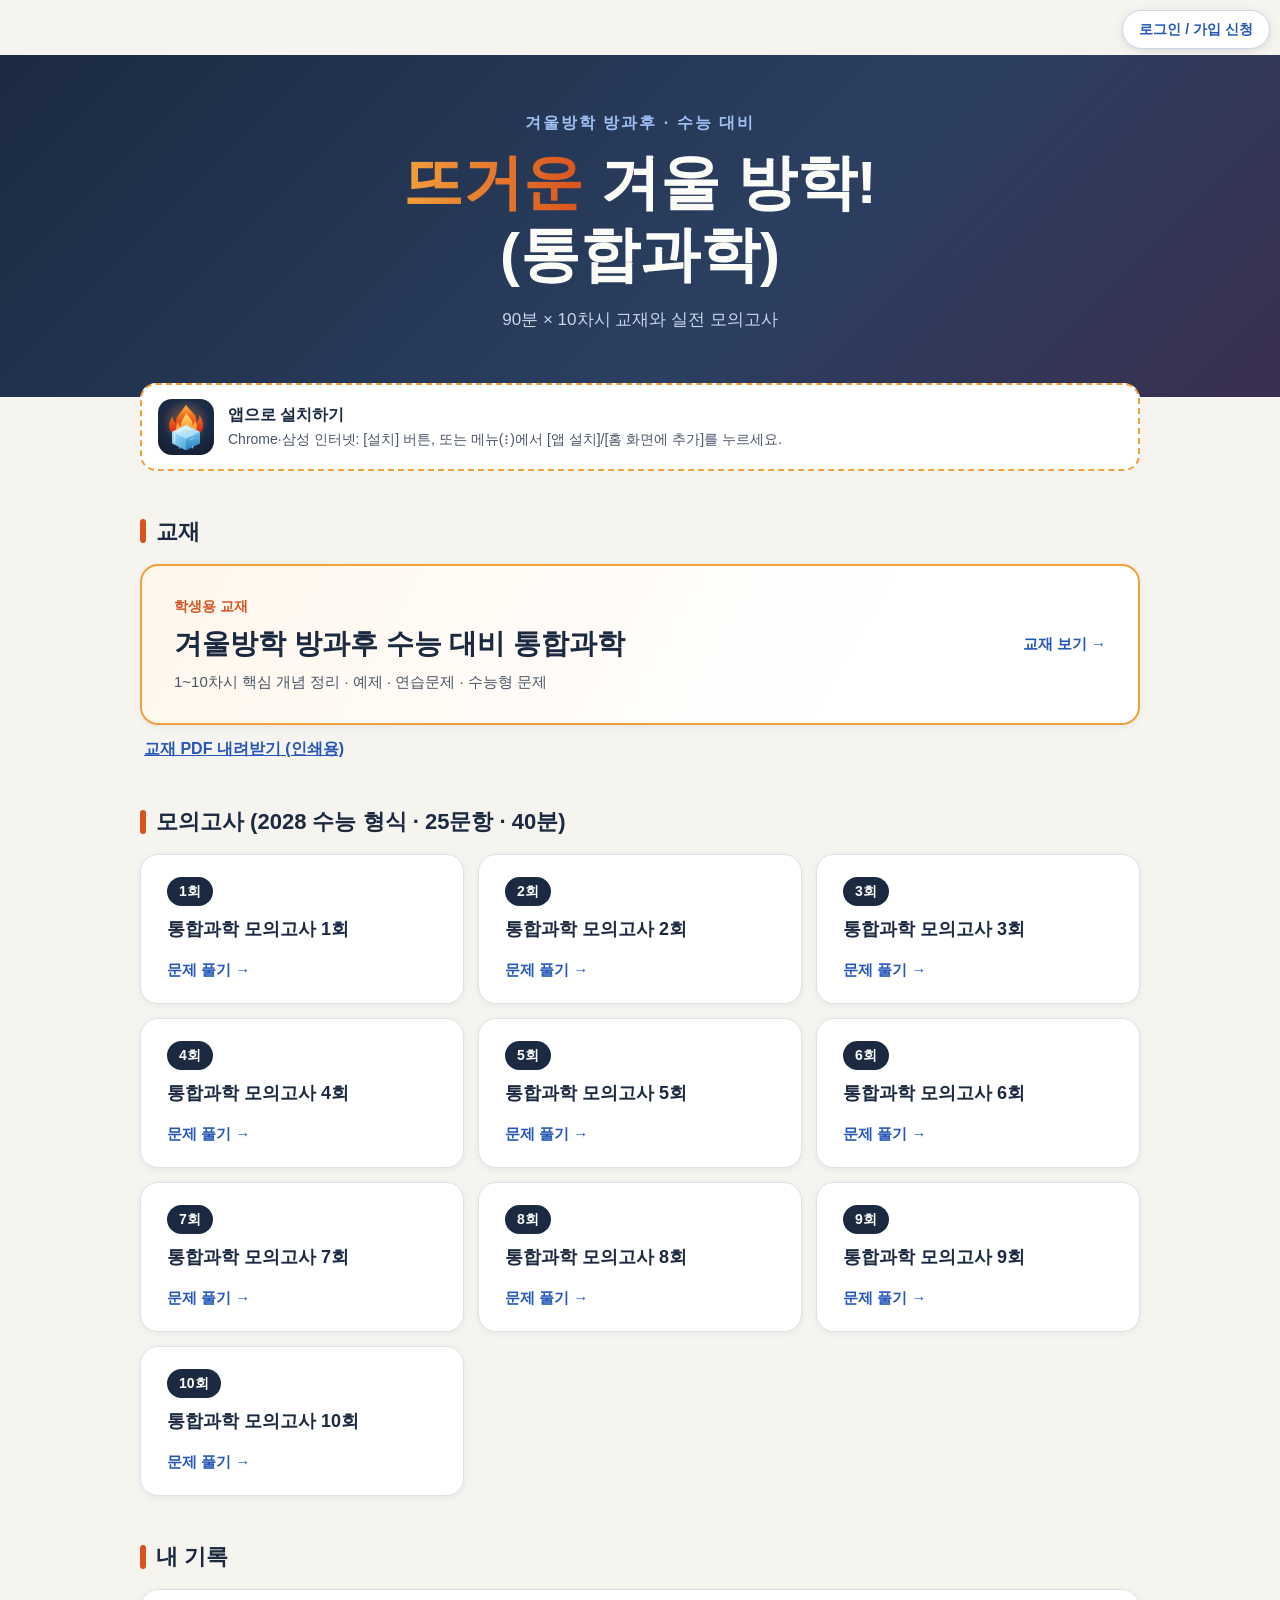
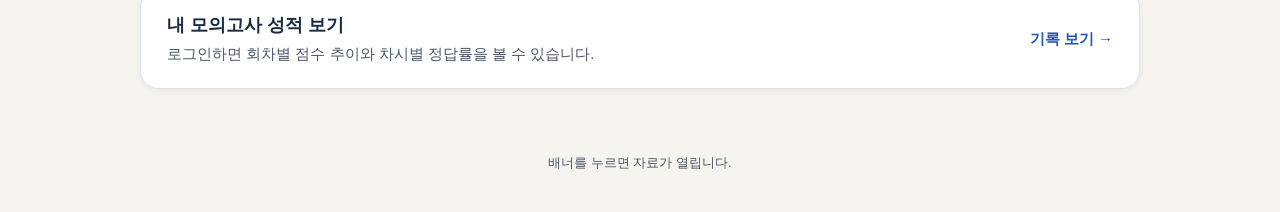
<file: index.html>
<!DOCTYPE html>
<html lang="ko">
<head>
<meta charset="utf-8">
<meta name="viewport" content="width=device-width, initial-scale=1">
<title>뜨거운 겨울 방학! (통합과학)</title>
<style>
  :root {
    --navy: #1B2A41;
    --ink: #1B2A41;
    --soft: #4A5568;
    --bg: #F6F4EF;
    --card: #FFFFFF;
    --line: #DDE2E8;
    --blue: #2457B8;
    --fire: #D9531E;
    --fire2: #F2A03D;
  }
  * { box-sizing: border-box; }
  body {
    margin: 0;
    background: var(--bg);
    color: var(--ink);
    font-family: "Malgun Gothic", "맑은 고딕", "Apple SD Gothic Neo", "Noto Sans KR", sans-serif;
    line-height: 1.5;
  }
  header {
    background: linear-gradient(135deg, #1B2A41 0%, #2B3F61 60%, #3A2F4F 100%);
    color: #FBFBF8;
    padding: 56px 24px 64px;
    text-align: center;
  }
  header .eyebrow { font-size: 16px; font-weight: 700; color: #9FC0F5; letter-spacing: 2px; margin: 0 0 12px; }
  header h1 { font-size: clamp(34px, 6vw, 60px); font-weight: 900; margin: 0; line-height: 1.2; }
  header h1 .fire {
    background: linear-gradient(90deg, var(--fire2), var(--fire));
    -webkit-background-clip: text; background-clip: text; color: transparent;
  }
  header p.sub { font-size: 17px; color: #C9D6EA; margin: 16px 0 0; }
  main { max-width: 1040px; margin: -32px auto 0; padding: 0 20px 64px; }
  h2 { font-size: 22px; font-weight: 800; margin: 44px 0 16px; display: flex; align-items: center; gap: 10px; }
  h2::before { content: ""; width: 6px; height: 24px; border-radius: 3px; background: var(--fire); }
  a.banner {
    display: flex; align-items: center; justify-content: space-between; gap: 20px;
    text-decoration: none; color: inherit;
    background: var(--card); border: 1px solid var(--line); border-radius: 18px;
    padding: 22px 26px;
    box-shadow: 0 2px 6px rgba(27, 42, 65, 0.06);
    transition: transform 0.15s ease, box-shadow 0.15s ease, border-color 0.15s ease;
  }
  a.banner:hover, a.banner:focus-visible {
    transform: translateY(-3px);
    box-shadow: 0 10px 24px rgba(27, 42, 65, 0.14);
    border-color: var(--blue);
    outline: none;
  }
  a.banner .go { font-size: 15px; font-weight: 700; color: var(--blue); white-space: nowrap; }
  a.book {
    background: linear-gradient(120deg, #FFF7EC 0%, #FFFFFF 70%);
    border: 2px solid var(--fire2);
    padding: 30px 32px;
  }
  a.book .label { font-size: 14px; font-weight: 700; color: var(--fire); margin: 0 0 6px; }
  a.book .title { font-size: clamp(22px, 3.2vw, 28px); font-weight: 900; margin: 0; }
  a.book .desc { font-size: 15px; color: var(--soft); margin: 6px 0 0; }
  .grid { display: grid; grid-template-columns: repeat(auto-fill, minmax(300px, 1fr)); gap: 14px; }
  .grid a.banner { align-items: flex-start; flex-direction: column; gap: 10px; min-height: 150px; }
  .num {
    display: inline-block; font-size: 14px; font-weight: 800; color: #FBFBF8;
    background: var(--navy); border-radius: 999px; padding: 4px 12px;
  }
  .grid .title { font-size: 18px; font-weight: 700; margin: 0; flex: 1; }
  footer { text-align: center; font-size: 13px; color: var(--soft); padding: 0 20px 40px; }
  .grid .banner { min-height: 120px; }
  div.banner.soon { display:flex; flex-direction:column; align-items:flex-start; gap:10px; background:#F1F2F4; border:1px dashed #C8CED8; border-radius:18px; padding:22px 26px; color:#6B7280; }
  div.banner.soon .num { background:#9AA3B2; }
  div.banner.soon .go { color:#8A94A3; font-weight:700; font-size:15px; }
  p.pdf { margin: 12px 4px 0; } p.pdf a { color: var(--blue); font-weight: 700; }
</style>
<link rel="stylesheet" href="assets/app.css">
<link rel="manifest" href="manifest.webmanifest"><meta name="theme-color" content="#1B2A41"><link rel="icon" type="image/png" sizes="32x32" href="icons/icon-32.png"><link rel="apple-touch-icon" href="icons/icon-180.png"><meta name="mobile-web-app-capable" content="yes"><meta name="apple-mobile-web-app-capable" content="yes"><meta name="apple-mobile-web-app-status-bar-style" content="black"><meta name="apple-mobile-web-app-title" content="뜨거운 겨울">
</head>
<body data-page="hub" data-root="">
<header>
  <p class="eyebrow">겨울방학 방과후 · 수능 대비</p>
  <h1><span class="fire">뜨거운</span> 겨울 방학!<br>(통합과학)</h1>
  <p class="sub">90분 × 10차시 교재와 실전 모의고사</p>
</header>
<main>
  <h2>교재</h2>
  <a class="banner book" href="textbook/">
    <div>
      <p class="label">학생용 교재</p>
      <p class="title">겨울방학 방과후 수능 대비 통합과학</p>
      <p class="desc">1~10차시 핵심 개념 정리 · 예제 · 연습문제 · 수능형 문제</p>
    </div>
    <span class="go">교재 보기 →</span>
  </a>
  <p class="pdf"><a href="textbook/?pdf=1" download>교재 PDF 내려받기 (인쇄용)</a></p>

  <h2>모의고사 (2028 수능 형식 · 25문항 · 40분)</h2>
  <div class="grid">
    <a class="banner" href="mock/01/"><span class="num">1회</span><p class="title">통합과학 모의고사 1회</p><span class="go">문제 풀기 →</span></a>
    <a class="banner" href="mock/02/"><span class="num">2회</span><p class="title">통합과학 모의고사 2회</p><span class="go">문제 풀기 →</span></a>
    <a class="banner" href="mock/03/"><span class="num">3회</span><p class="title">통합과학 모의고사 3회</p><span class="go">문제 풀기 →</span></a>
    <a class="banner" href="mock/04/"><span class="num">4회</span><p class="title">통합과학 모의고사 4회</p><span class="go">문제 풀기 →</span></a>
    <a class="banner" href="mock/05/"><span class="num">5회</span><p class="title">통합과학 모의고사 5회</p><span class="go">문제 풀기 →</span></a>
    <a class="banner" href="mock/06/"><span class="num">6회</span><p class="title">통합과학 모의고사 6회</p><span class="go">문제 풀기 →</span></a>
    <a class="banner" href="mock/07/"><span class="num">7회</span><p class="title">통합과학 모의고사 7회</p><span class="go">문제 풀기 →</span></a>
    <a class="banner" href="mock/08/"><span class="num">8회</span><p class="title">통합과학 모의고사 8회</p><span class="go">문제 풀기 →</span></a>
    <a class="banner" href="mock/09/"><span class="num">9회</span><p class="title">통합과학 모의고사 9회</p><span class="go">문제 풀기 →</span></a>
    <a class="banner" href="mock/10/"><span class="num">10회</span><p class="title">통합과학 모의고사 10회</p><span class="go">문제 풀기 →</span></a>
  </div>

  <h2>내 기록</h2>
  <a class="banner" href="my/"><div><p class="title" style="font-size:18px;font-weight:700;margin:0">내 모의고사 성적 보기</p><p style="margin:4px 0 0;color:#4A5568;font-size:15px">로그인하면 회차별 점수 추이와 차시별 정답률을 볼 수 있습니다.</p></div><span class="go">기록 보기 →</span></a>
</main>
<footer>배너를 누르면 자료가 열립니다.</footer>
<script src="assets/config.js"></script>
<script src="assets/app.js"></script>
</body>
</html>
</file>
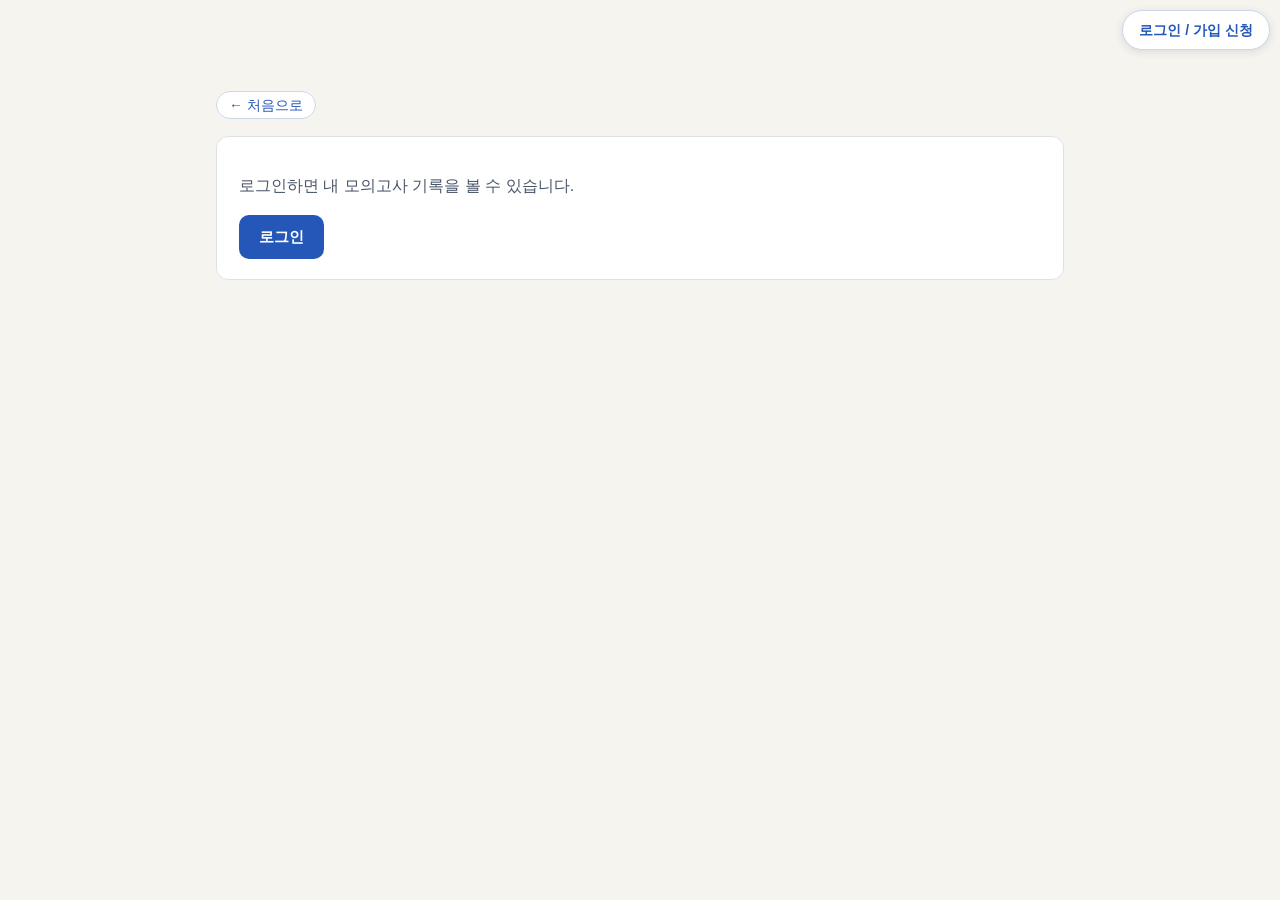
<file: my/index.html>
<!DOCTYPE html>
<html lang="ko">
<head>
<meta charset="utf-8">
<meta name="viewport" content="width=device-width, initial-scale=1">
<title>내 모의고사 기록 · 뜨거운 겨울 방학!</title>
<style>
*{box-sizing:border-box} body{margin:0;background:#F6F4EF;color:#1B2A41;font-family:"Malgun Gothic","맑은 고딕","Apple SD Gothic Neo","Noto Sans KR",sans-serif;line-height:1.6}
.wrap{max-width:880px;margin:0 auto;padding:20px 16px 60px}
.top a{font-size:14px;color:#2457B8;text-decoration:none;border:1px solid #CBD6E6;border-radius:999px;padding:5px 12px;background:#fff}
#my{background:#fff;border:1px solid #DDE2E8;border-radius:12px;padding:20px 22px;margin-top:18px}
#my h2{margin:0 0 6px;font-size:22px} #my h3{margin:22px 0 8px;font-size:17px}
</style>
<link rel="stylesheet" href="../assets/app.css">
<link rel="manifest" href="../manifest.webmanifest"><meta name="theme-color" content="#1B2A41"><link rel="icon" type="image/png" sizes="32x32" href="../icons/icon-32.png"><link rel="apple-touch-icon" href="../icons/icon-180.png"><meta name="mobile-web-app-capable" content="yes"><meta name="apple-mobile-web-app-capable" content="yes"><meta name="apple-mobile-web-app-status-bar-style" content="black"><meta name="apple-mobile-web-app-title" content="뜨거운 겨울">
</head>
<body data-page="my" data-root="../">
<div class="wrap">
<p class="top"><a href="../">← 처음으로</a></p>
<div id="my"></div>
</div>
<script src="../assets/config.js"></script>
<script src="../assets/app.js"></script>
</body>
</html>
</file>
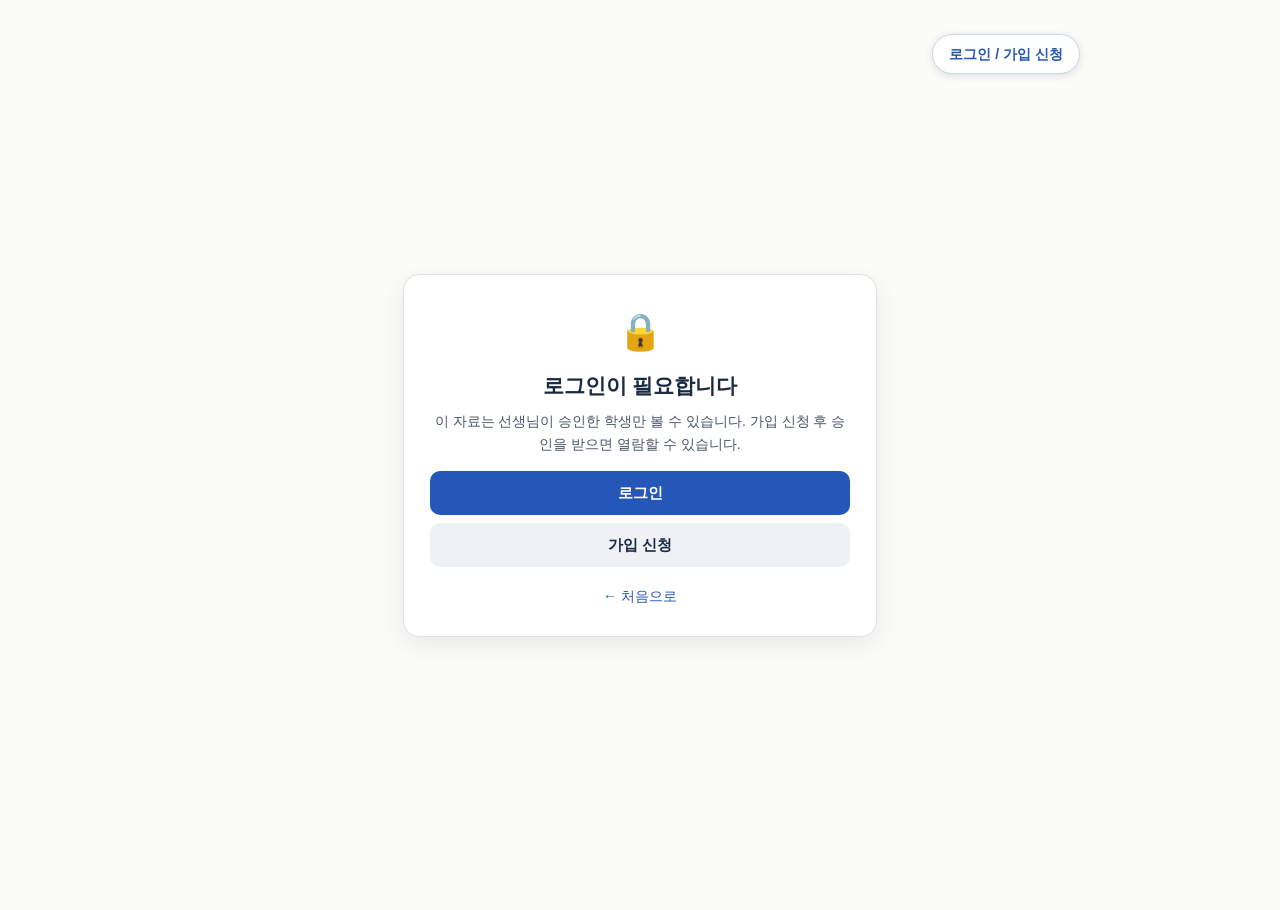
<file: textbook/index.html>
<!DOCTYPE html><html lang="ko"><head><meta charset="utf-8"><meta name="viewport" content="width=device-width, initial-scale=1"><title>겨울방학 방과후 수능 대비 통합과학 (학생용 교재)</title>
<style>@media screen{body{max-width:900px;margin:0 auto;padding:24px 18px 80px;background:#FBFBF8}
h2{break-before:auto} table{display:block;overflow-x:auto} figure img{max-height:none;width:100%;height:auto}
.topbar{display:flex;gap:12px;flex-wrap:wrap;align-items:center;margin:0 0 20px}
.topbar a{font-size:15px;text-decoration:none;color:#2457B8;border:1px solid #CBD6E6;border-radius:999px;padding:6px 14px;background:#fff}}
@media print{.topbar{display:none}}</style><style>@page{size:A4;margin:16mm 15mm}
body{font-family:"Noto Sans CJK KR",sans-serif;font-size:10.5pt;line-height:1.6;color:#111}
h1{font-size:20pt;margin:0 0 8pt} h2{font-size:15pt;margin:18pt 0 6pt;border-bottom:2px solid #333;padding-bottom:3pt;break-before:page} h2:first-of-type{break-before:auto}
h3{font-size:12.5pt;margin:14pt 0 4pt;color:#1f4e9a}
p{margin:4pt 0} ul,ol{margin:3pt 0 3pt 18pt;padding:0} li{margin:1pt 0} li p{margin:0}
table{border-collapse:collapse;width:100%;margin:6pt 0;font-size:9.5pt} th,td{border:1px solid #999;padding:3pt 5pt} th{background:#eee}
figure{margin:6pt 0;break-inside:avoid;text-align:center} figure img{max-width:100%;max-height:95mm} figcaption{font-size:8.5pt;color:#555}
.formula{text-align:center;font-size:12pt;margin:6pt 0}</style><meta name="robots" content="noindex, nofollow"><link rel="stylesheet" href="../assets/app.css"><link rel="manifest" href="../manifest.webmanifest"><meta name="theme-color" content="#1B2A41"><link rel="icon" type="image/png" sizes="32x32" href="../icons/icon-32.png"><link rel="apple-touch-icon" href="../icons/icon-180.png"><meta name="mobile-web-app-capable" content="yes"><meta name="apple-mobile-web-app-capable" content="yes"><meta name="apple-mobile-web-app-status-bar-style" content="black"><meta name="apple-mobile-web-app-title" content="뜨거운 겨울"></head><body data-page="textbook" data-root="../" data-lock="1"><div id="w-gate" class="w-gate"><p>불러오는 중…</p></div><script src="../assets/config.js"></script><script src="../assets/app.js"></script></body></html>
</file>
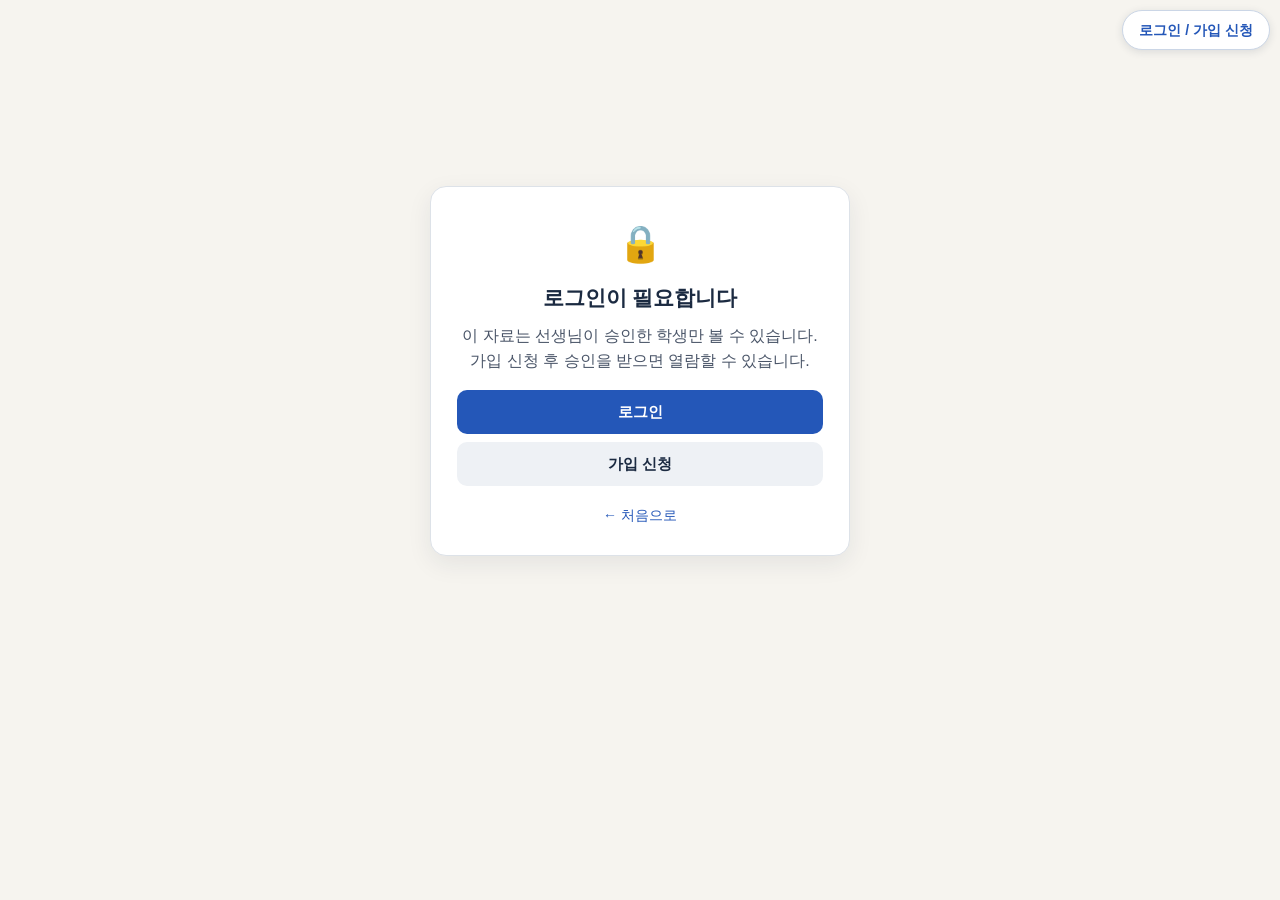
<file: mock/01/index.html>
<!DOCTYPE html><html lang="ko"><head><meta charset="utf-8"><meta name="viewport" content="width=device-width, initial-scale=1">
<title>통합과학 모의고사 1회</title><style>
*{box-sizing:border-box} body{margin:0;background:#F6F4EF;color:#1B2A41;font-family:"Malgun Gothic","맑은 고딕","Apple SD Gothic Neo","Noto Sans KR",sans-serif;line-height:1.6}
.wrap{max-width:880px;margin:0 auto;padding:20px 16px 60px}
.top a{font-size:14px;color:#2457B8;text-decoration:none;border:1px solid #CBD6E6;border-radius:999px;padding:5px 12px;background:#fff}
.head{background:#fff;border:2px solid #1B2A41;border-radius:10px;padding:18px 22px;margin:16px 0 22px}
.head .t1{font-size:14px;color:#4A5568;margin:0} .head h1{font-size:26px;margin:4px 0 6px} .head .meta{font-size:14px;color:#4A5568;margin:0}
.head .name{margin-top:10px;font-size:14px} .head .name span{display:inline-block;border-bottom:1px solid #999;width:120px;margin:0 16px 0 6px}
.q{background:#fff;border:1px solid #DDE2E8;border-radius:12px;padding:16px 18px;margin:0 0 14px;break-inside:avoid}
.q .stem{margin:0 0 10px} .q .no{font-weight:800;margin-right:6px} .q .pt{color:#4A5568;font-size:14px;white-space:nowrap}
.q img{display:block;max-width:100%;max-height:440px;width:auto;height:auto;margin:6px auto 10px}
.q table{border-collapse:collapse;margin:6px auto 12px;font-size:15px} .q th,.q td{border:1px solid #9AA3B2;padding:6px 12px;text-align:center} .q th{background:#EEF1F5}
.bogi{border:1px solid #9AA3B2;border-radius:6px;padding:10px 14px 6px;margin:8px 0 10px;position:relative}
.bogi .lab{position:absolute;top:-11px;left:50%;transform:translateX(-50%);background:#fff;padding:0 8px;font-size:14px}
.bogi p{margin:2px 0 4px} .extra{font-size:14px;color:#4A5568;margin:2px 0 8px}
.opts{display:flex;flex-wrap:wrap;gap:4px 22px;margin:4px 0 0} .opts.col{flex-direction:column;gap:2px}
.end{text-align:center;color:#4A5568;margin-top:24px}
@media print{body{background:#fff}.top{display:none}.wrap{max-width:none;padding:0}.qs{column-count:2;column-gap:28px;column-rule:1px solid #999}
.q{border:none;border-radius:0;padding:6px 0 14px;margin:0}.head{border-radius:0}@page{size:A4;margin:14mm 12mm}}
.talk{border:1px solid #9AA3B2;border-radius:6px;padding:8px 14px;margin:8px 0 10px;background:#FAFBFC}.talk p{margin:4px 0}
.inq{border:1px solid #9AA3B2;border-radius:6px;padding:8px 14px;margin:6px 0 10px}.inq p{margin:3px 0}
</style><meta name="robots" content="noindex, nofollow"><link rel="stylesheet" href="../../assets/app.css"><link rel="manifest" href="../../manifest.webmanifest"><meta name="theme-color" content="#1B2A41"><link rel="icon" type="image/png" sizes="32x32" href="../../icons/icon-32.png"><link rel="apple-touch-icon" href="../../icons/icon-180.png"><meta name="mobile-web-app-capable" content="yes"><meta name="apple-mobile-web-app-capable" content="yes"><meta name="apple-mobile-web-app-status-bar-style" content="black"><meta name="apple-mobile-web-app-title" content="뜨거운 겨울"></head><body data-page="exam" data-exam="1" data-root="../../" data-lock="1"><div id="w-gate" class="w-gate"><p>불러오는 중…</p></div><script src="../../assets/config.js"></script><script src="../../assets/app.js"></script></body></html>
</file>
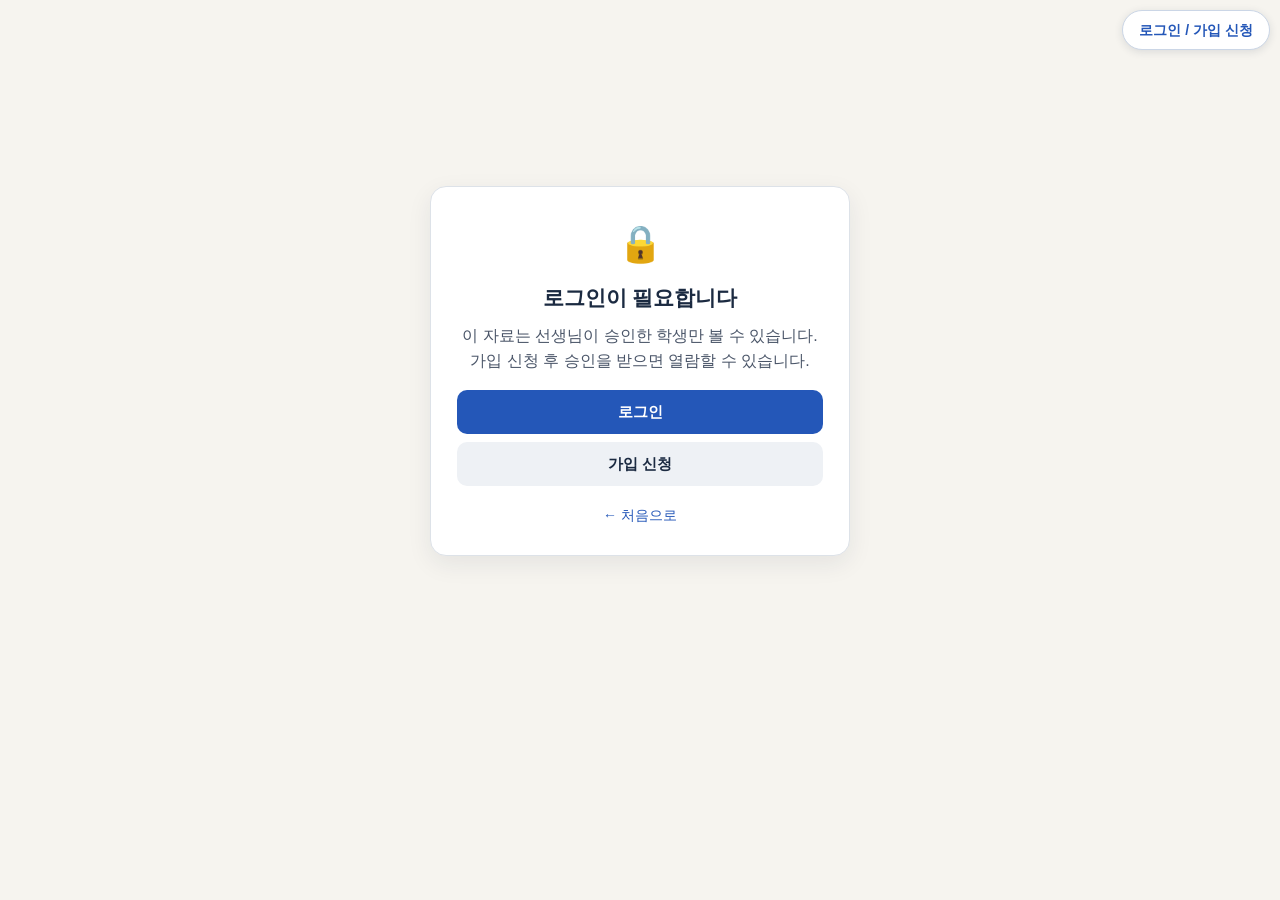
<file: mock/02/index.html>
<!DOCTYPE html><html lang="ko"><head><meta charset="utf-8"><meta name="viewport" content="width=device-width, initial-scale=1">
<title>통합과학 모의고사 2회</title><style>
*{box-sizing:border-box} body{margin:0;background:#F6F4EF;color:#1B2A41;font-family:"Malgun Gothic","맑은 고딕","Apple SD Gothic Neo","Noto Sans KR",sans-serif;line-height:1.6}
.wrap{max-width:880px;margin:0 auto;padding:20px 16px 60px}
.top a{font-size:14px;color:#2457B8;text-decoration:none;border:1px solid #CBD6E6;border-radius:999px;padding:5px 12px;background:#fff}
.head{background:#fff;border:2px solid #1B2A41;border-radius:10px;padding:18px 22px;margin:16px 0 22px}
.head .t1{font-size:14px;color:#4A5568;margin:0} .head h1{font-size:26px;margin:4px 0 6px} .head .meta{font-size:14px;color:#4A5568;margin:0}
.head .name{margin-top:10px;font-size:14px} .head .name span{display:inline-block;border-bottom:1px solid #999;width:120px;margin:0 16px 0 6px}
.q{background:#fff;border:1px solid #DDE2E8;border-radius:12px;padding:16px 18px;margin:0 0 14px;break-inside:avoid}
.q .stem{margin:0 0 10px} .q .no{font-weight:800;margin-right:6px} .q .pt{color:#4A5568;font-size:14px;white-space:nowrap}
.q img{display:block;max-width:100%;max-height:440px;width:auto;height:auto;margin:6px auto 10px}
.q table{border-collapse:collapse;margin:6px auto 12px;font-size:15px} .q th,.q td{border:1px solid #9AA3B2;padding:6px 12px;text-align:center} .q th{background:#EEF1F5}
.bogi{border:1px solid #9AA3B2;border-radius:6px;padding:10px 14px 6px;margin:8px 0 10px;position:relative}
.bogi .lab{position:absolute;top:-11px;left:50%;transform:translateX(-50%);background:#fff;padding:0 8px;font-size:14px}
.bogi p{margin:2px 0 4px} .extra{font-size:14px;color:#4A5568;margin:2px 0 8px}
.opts{display:flex;flex-wrap:wrap;gap:4px 22px;margin:4px 0 0} .opts.col{flex-direction:column;gap:2px}
.end{text-align:center;color:#4A5568;margin-top:24px}
@media print{body{background:#fff}.top{display:none}.wrap{max-width:none;padding:0}.qs{column-count:2;column-gap:28px;column-rule:1px solid #999}
.q{border:none;border-radius:0;padding:6px 0 14px;margin:0}.head{border-radius:0}@page{size:A4;margin:14mm 12mm}}
.talk{border:1px solid #9AA3B2;border-radius:6px;padding:8px 14px;margin:8px 0 10px;background:#FAFBFC}.talk p{margin:4px 0}
.inq{border:1px solid #9AA3B2;border-radius:6px;padding:8px 14px;margin:6px 0 10px}.inq p{margin:3px 0}
</style><meta name="robots" content="noindex, nofollow"><link rel="stylesheet" href="../../assets/app.css"><link rel="manifest" href="../../manifest.webmanifest"><meta name="theme-color" content="#1B2A41"><link rel="icon" type="image/png" sizes="32x32" href="../../icons/icon-32.png"><link rel="apple-touch-icon" href="../../icons/icon-180.png"><meta name="mobile-web-app-capable" content="yes"><meta name="apple-mobile-web-app-capable" content="yes"><meta name="apple-mobile-web-app-status-bar-style" content="black"><meta name="apple-mobile-web-app-title" content="뜨거운 겨울"></head><body data-page="exam" data-exam="2" data-root="../../" data-lock="1"><div id="w-gate" class="w-gate"><p>불러오는 중…</p></div><script src="../../assets/config.js"></script><script src="../../assets/app.js"></script></body></html>
</file>
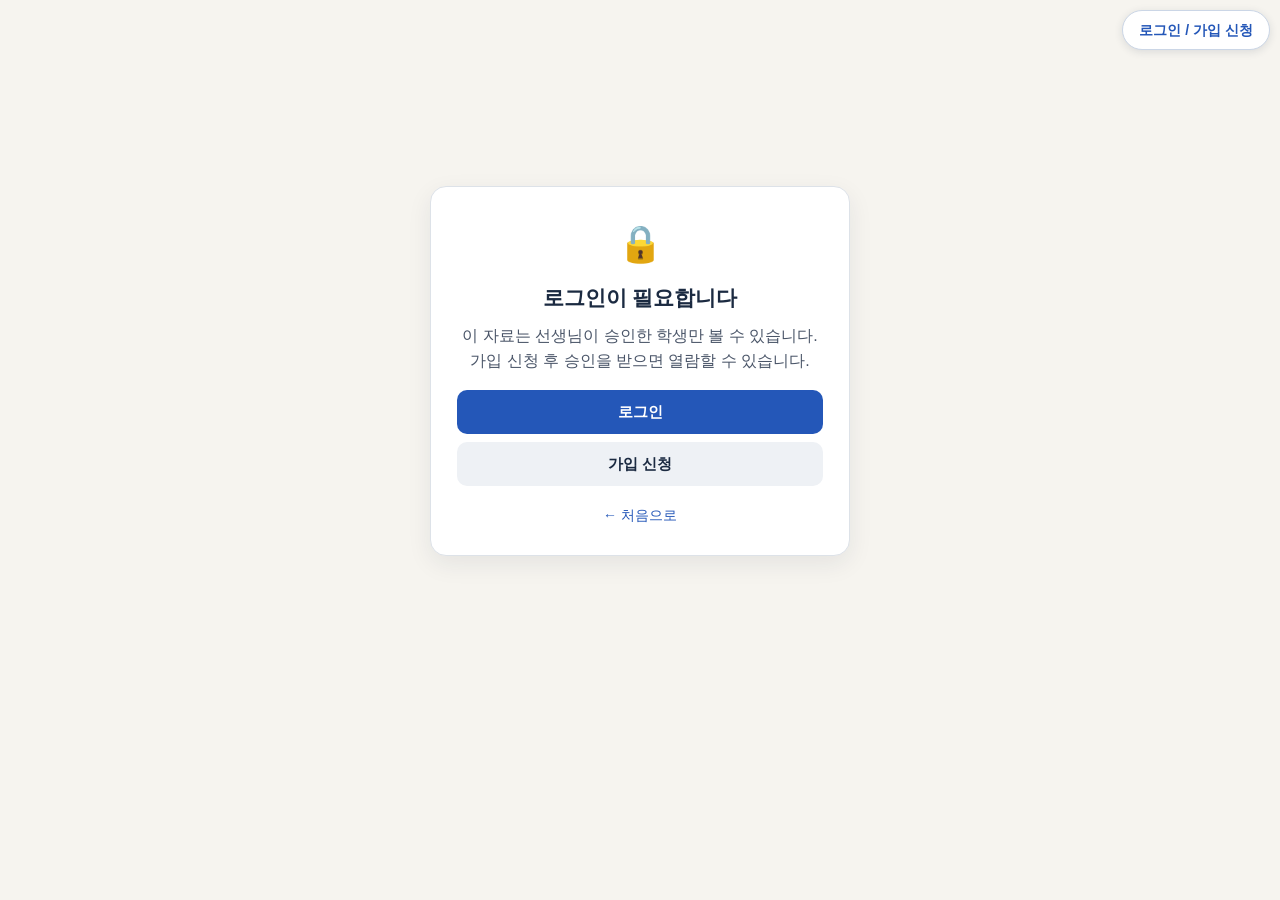
<file: mock/03/index.html>
<!DOCTYPE html><html lang="ko"><head><meta charset="utf-8"><meta name="viewport" content="width=device-width, initial-scale=1">
<title>통합과학 모의고사 3회</title><style>
*{box-sizing:border-box} body{margin:0;background:#F6F4EF;color:#1B2A41;font-family:"Malgun Gothic","맑은 고딕","Apple SD Gothic Neo","Noto Sans KR",sans-serif;line-height:1.6}
.wrap{max-width:880px;margin:0 auto;padding:20px 16px 60px}
.top a{font-size:14px;color:#2457B8;text-decoration:none;border:1px solid #CBD6E6;border-radius:999px;padding:5px 12px;background:#fff}
.head{background:#fff;border:2px solid #1B2A41;border-radius:10px;padding:18px 22px;margin:16px 0 22px}
.head .t1{font-size:14px;color:#4A5568;margin:0} .head h1{font-size:26px;margin:4px 0 6px} .head .meta{font-size:14px;color:#4A5568;margin:0}
.head .name{margin-top:10px;font-size:14px} .head .name span{display:inline-block;border-bottom:1px solid #999;width:120px;margin:0 16px 0 6px}
.q{background:#fff;border:1px solid #DDE2E8;border-radius:12px;padding:16px 18px;margin:0 0 14px;break-inside:avoid}
.q .stem{margin:0 0 10px} .q .no{font-weight:800;margin-right:6px} .q .pt{color:#4A5568;font-size:14px;white-space:nowrap}
.q img{display:block;max-width:100%;max-height:440px;width:auto;height:auto;margin:6px auto 10px}
.q table{border-collapse:collapse;margin:6px auto 12px;font-size:15px} .q th,.q td{border:1px solid #9AA3B2;padding:6px 12px;text-align:center} .q th{background:#EEF1F5}
.bogi{border:1px solid #9AA3B2;border-radius:6px;padding:10px 14px 6px;margin:8px 0 10px;position:relative}
.bogi .lab{position:absolute;top:-11px;left:50%;transform:translateX(-50%);background:#fff;padding:0 8px;font-size:14px}
.bogi p{margin:2px 0 4px} .extra{font-size:14px;color:#4A5568;margin:2px 0 8px}
.opts{display:flex;flex-wrap:wrap;gap:4px 22px;margin:4px 0 0} .opts.col{flex-direction:column;gap:2px}
.end{text-align:center;color:#4A5568;margin-top:24px}
@media print{body{background:#fff}.top{display:none}.wrap{max-width:none;padding:0}.qs{column-count:2;column-gap:28px;column-rule:1px solid #999}
.q{border:none;border-radius:0;padding:6px 0 14px;margin:0}.head{border-radius:0}@page{size:A4;margin:14mm 12mm}}
.talk{border:1px solid #9AA3B2;border-radius:6px;padding:8px 14px;margin:8px 0 10px;background:#FAFBFC}.talk p{margin:4px 0}
.inq{border:1px solid #9AA3B2;border-radius:6px;padding:8px 14px;margin:6px 0 10px}.inq p{margin:3px 0}
</style><meta name="robots" content="noindex, nofollow"><link rel="stylesheet" href="../../assets/app.css"><link rel="manifest" href="../../manifest.webmanifest"><meta name="theme-color" content="#1B2A41"><link rel="icon" type="image/png" sizes="32x32" href="../../icons/icon-32.png"><link rel="apple-touch-icon" href="../../icons/icon-180.png"><meta name="mobile-web-app-capable" content="yes"><meta name="apple-mobile-web-app-capable" content="yes"><meta name="apple-mobile-web-app-status-bar-style" content="black"><meta name="apple-mobile-web-app-title" content="뜨거운 겨울"></head><body data-page="exam" data-exam="3" data-root="../../" data-lock="1"><div id="w-gate" class="w-gate"><p>불러오는 중…</p></div><script src="../../assets/config.js"></script><script src="../../assets/app.js"></script></body></html>
</file>
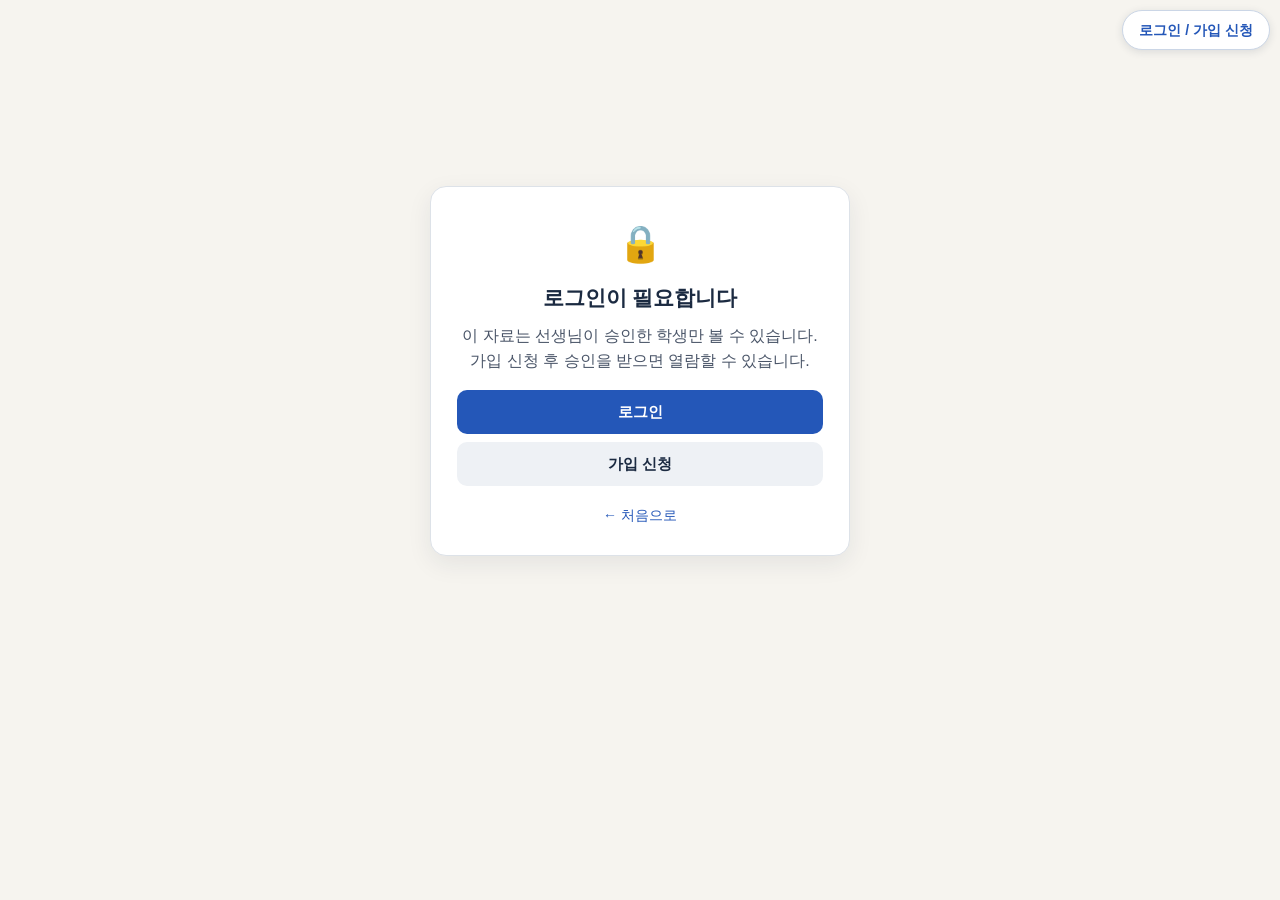
<file: mock/04/index.html>
<!DOCTYPE html><html lang="ko"><head><meta charset="utf-8"><meta name="viewport" content="width=device-width, initial-scale=1">
<title>통합과학 모의고사 4회</title><style>
*{box-sizing:border-box} body{margin:0;background:#F6F4EF;color:#1B2A41;font-family:"Malgun Gothic","맑은 고딕","Apple SD Gothic Neo","Noto Sans KR",sans-serif;line-height:1.6}
.wrap{max-width:880px;margin:0 auto;padding:20px 16px 60px}
.top a{font-size:14px;color:#2457B8;text-decoration:none;border:1px solid #CBD6E6;border-radius:999px;padding:5px 12px;background:#fff}
.head{background:#fff;border:2px solid #1B2A41;border-radius:10px;padding:18px 22px;margin:16px 0 22px}
.head .t1{font-size:14px;color:#4A5568;margin:0} .head h1{font-size:26px;margin:4px 0 6px} .head .meta{font-size:14px;color:#4A5568;margin:0}
.head .name{margin-top:10px;font-size:14px} .head .name span{display:inline-block;border-bottom:1px solid #999;width:120px;margin:0 16px 0 6px}
.q{background:#fff;border:1px solid #DDE2E8;border-radius:12px;padding:16px 18px;margin:0 0 14px;break-inside:avoid}
.q .stem{margin:0 0 10px} .q .no{font-weight:800;margin-right:6px} .q .pt{color:#4A5568;font-size:14px;white-space:nowrap}
.q img{display:block;max-width:100%;max-height:440px;width:auto;height:auto;margin:6px auto 10px}
.q table{border-collapse:collapse;margin:6px auto 12px;font-size:15px} .q th,.q td{border:1px solid #9AA3B2;padding:6px 12px;text-align:center} .q th{background:#EEF1F5}
.bogi{border:1px solid #9AA3B2;border-radius:6px;padding:10px 14px 6px;margin:8px 0 10px;position:relative}
.bogi .lab{position:absolute;top:-11px;left:50%;transform:translateX(-50%);background:#fff;padding:0 8px;font-size:14px}
.bogi p{margin:2px 0 4px} .extra{font-size:14px;color:#4A5568;margin:2px 0 8px}
.opts{display:flex;flex-wrap:wrap;gap:4px 22px;margin:4px 0 0} .opts.col{flex-direction:column;gap:2px}
.end{text-align:center;color:#4A5568;margin-top:24px}
@media print{body{background:#fff}.top{display:none}.wrap{max-width:none;padding:0}.qs{column-count:2;column-gap:28px;column-rule:1px solid #999}
.q{border:none;border-radius:0;padding:6px 0 14px;margin:0}.head{border-radius:0}@page{size:A4;margin:14mm 12mm}}
.talk{border:1px solid #9AA3B2;border-radius:6px;padding:8px 14px;margin:8px 0 10px;background:#FAFBFC}.talk p{margin:4px 0}
.inq{border:1px solid #9AA3B2;border-radius:6px;padding:8px 14px;margin:6px 0 10px}.inq p{margin:3px 0}
</style><meta name="robots" content="noindex, nofollow"><link rel="stylesheet" href="../../assets/app.css"><link rel="manifest" href="../../manifest.webmanifest"><meta name="theme-color" content="#1B2A41"><link rel="icon" type="image/png" sizes="32x32" href="../../icons/icon-32.png"><link rel="apple-touch-icon" href="../../icons/icon-180.png"><meta name="mobile-web-app-capable" content="yes"><meta name="apple-mobile-web-app-capable" content="yes"><meta name="apple-mobile-web-app-status-bar-style" content="black"><meta name="apple-mobile-web-app-title" content="뜨거운 겨울"></head><body data-page="exam" data-exam="4" data-root="../../" data-lock="1"><div id="w-gate" class="w-gate"><p>불러오는 중…</p></div><script src="../../assets/config.js"></script><script src="../../assets/app.js"></script></body></html>
</file>
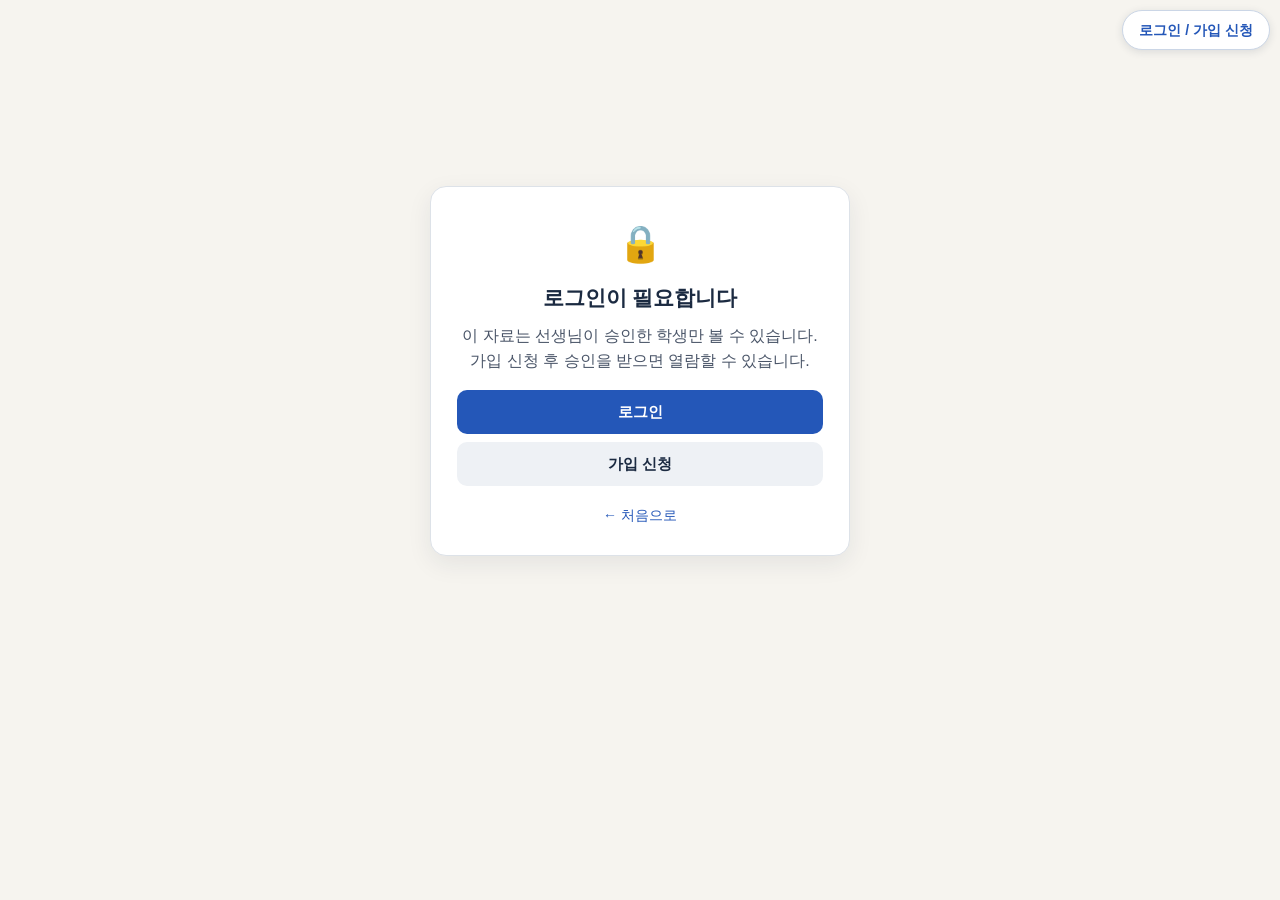
<file: mock/05/index.html>
<!DOCTYPE html><html lang="ko"><head><meta charset="utf-8"><meta name="viewport" content="width=device-width, initial-scale=1">
<title>통합과학 모의고사 5회</title><style>
*{box-sizing:border-box} body{margin:0;background:#F6F4EF;color:#1B2A41;font-family:"Malgun Gothic","맑은 고딕","Apple SD Gothic Neo","Noto Sans KR",sans-serif;line-height:1.6}
.wrap{max-width:880px;margin:0 auto;padding:20px 16px 60px}
.top a{font-size:14px;color:#2457B8;text-decoration:none;border:1px solid #CBD6E6;border-radius:999px;padding:5px 12px;background:#fff}
.head{background:#fff;border:2px solid #1B2A41;border-radius:10px;padding:18px 22px;margin:16px 0 22px}
.head .t1{font-size:14px;color:#4A5568;margin:0} .head h1{font-size:26px;margin:4px 0 6px} .head .meta{font-size:14px;color:#4A5568;margin:0}
.head .name{margin-top:10px;font-size:14px} .head .name span{display:inline-block;border-bottom:1px solid #999;width:120px;margin:0 16px 0 6px}
.q{background:#fff;border:1px solid #DDE2E8;border-radius:12px;padding:16px 18px;margin:0 0 14px;break-inside:avoid}
.q .stem{margin:0 0 10px} .q .no{font-weight:800;margin-right:6px} .q .pt{color:#4A5568;font-size:14px;white-space:nowrap}
.q img{display:block;max-width:100%;max-height:440px;width:auto;height:auto;margin:6px auto 10px}
.q table{border-collapse:collapse;margin:6px auto 12px;font-size:15px} .q th,.q td{border:1px solid #9AA3B2;padding:6px 12px;text-align:center} .q th{background:#EEF1F5}
.bogi{border:1px solid #9AA3B2;border-radius:6px;padding:10px 14px 6px;margin:8px 0 10px;position:relative}
.bogi .lab{position:absolute;top:-11px;left:50%;transform:translateX(-50%);background:#fff;padding:0 8px;font-size:14px}
.bogi p{margin:2px 0 4px} .extra{font-size:14px;color:#4A5568;margin:2px 0 8px}
.opts{display:flex;flex-wrap:wrap;gap:4px 22px;margin:4px 0 0} .opts.col{flex-direction:column;gap:2px}
.end{text-align:center;color:#4A5568;margin-top:24px}
@media print{body{background:#fff}.top{display:none}.wrap{max-width:none;padding:0}.qs{column-count:2;column-gap:28px;column-rule:1px solid #999}
.q{border:none;border-radius:0;padding:6px 0 14px;margin:0}.head{border-radius:0}@page{size:A4;margin:14mm 12mm}}
.talk{border:1px solid #9AA3B2;border-radius:6px;padding:8px 14px;margin:8px 0 10px;background:#FAFBFC}.talk p{margin:4px 0}
.inq{border:1px solid #9AA3B2;border-radius:6px;padding:8px 14px;margin:6px 0 10px}.inq p{margin:3px 0}
</style><meta name="robots" content="noindex, nofollow"><link rel="stylesheet" href="../../assets/app.css"><link rel="manifest" href="../../manifest.webmanifest"><meta name="theme-color" content="#1B2A41"><link rel="icon" type="image/png" sizes="32x32" href="../../icons/icon-32.png"><link rel="apple-touch-icon" href="../../icons/icon-180.png"><meta name="mobile-web-app-capable" content="yes"><meta name="apple-mobile-web-app-capable" content="yes"><meta name="apple-mobile-web-app-status-bar-style" content="black"><meta name="apple-mobile-web-app-title" content="뜨거운 겨울"></head><body data-page="exam" data-exam="5" data-root="../../" data-lock="1"><div id="w-gate" class="w-gate"><p>불러오는 중…</p></div><script src="../../assets/config.js"></script><script src="../../assets/app.js"></script></body></html>
</file>
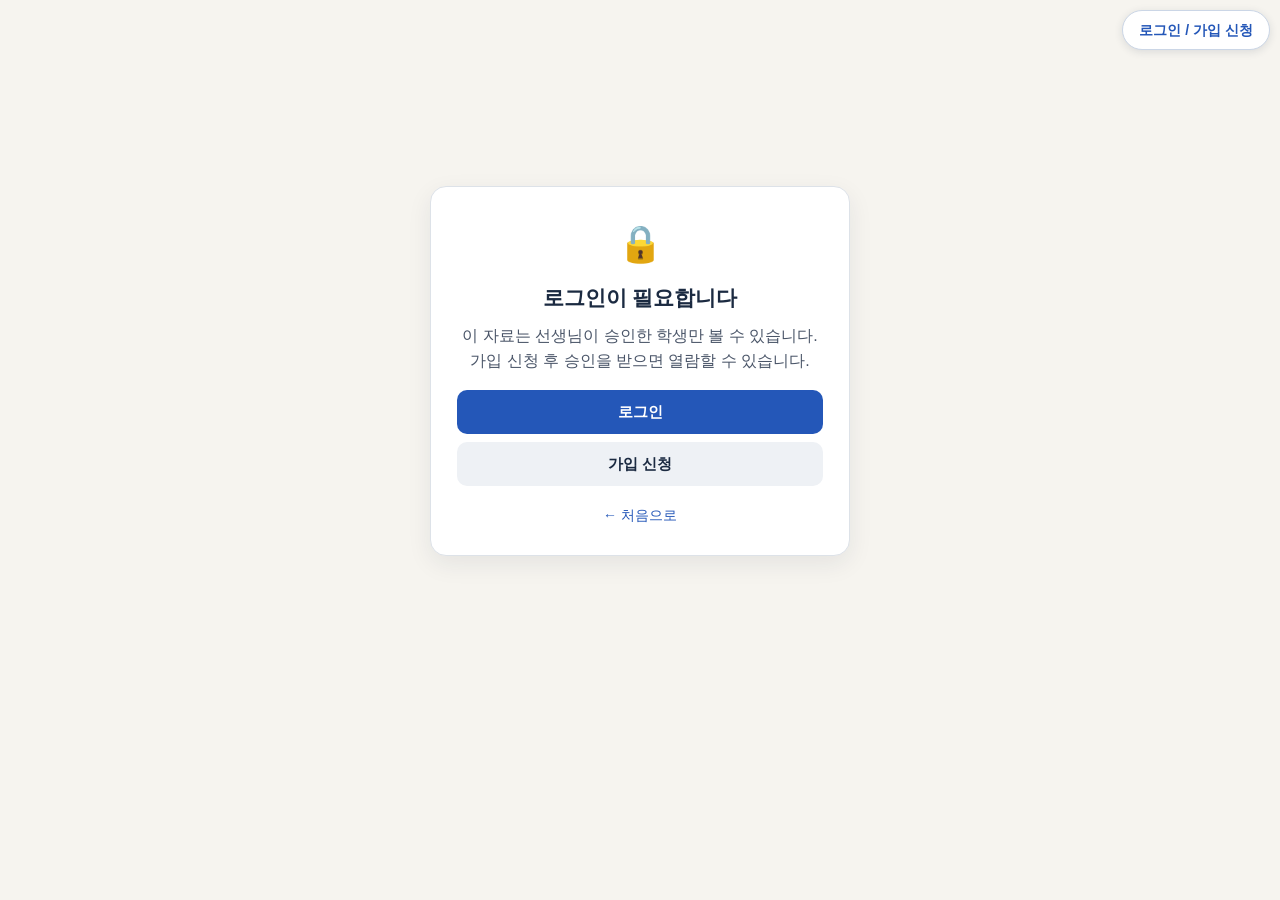
<file: mock/06/index.html>
<!DOCTYPE html><html lang="ko"><head><meta charset="utf-8"><meta name="viewport" content="width=device-width, initial-scale=1">
<title>통합과학 모의고사 6회</title><style>
*{box-sizing:border-box} body{margin:0;background:#F6F4EF;color:#1B2A41;font-family:"Malgun Gothic","맑은 고딕","Apple SD Gothic Neo","Noto Sans KR",sans-serif;line-height:1.6}
.wrap{max-width:880px;margin:0 auto;padding:20px 16px 60px}
.top a{font-size:14px;color:#2457B8;text-decoration:none;border:1px solid #CBD6E6;border-radius:999px;padding:5px 12px;background:#fff}
.head{background:#fff;border:2px solid #1B2A41;border-radius:10px;padding:18px 22px;margin:16px 0 22px}
.head .t1{font-size:14px;color:#4A5568;margin:0} .head h1{font-size:26px;margin:4px 0 6px} .head .meta{font-size:14px;color:#4A5568;margin:0}
.head .name{margin-top:10px;font-size:14px} .head .name span{display:inline-block;border-bottom:1px solid #999;width:120px;margin:0 16px 0 6px}
.q{background:#fff;border:1px solid #DDE2E8;border-radius:12px;padding:16px 18px;margin:0 0 14px;break-inside:avoid}
.q .stem{margin:0 0 10px} .q .no{font-weight:800;margin-right:6px} .q .pt{color:#4A5568;font-size:14px;white-space:nowrap}
.q img{display:block;max-width:100%;max-height:440px;width:auto;height:auto;margin:6px auto 10px}
.q table{border-collapse:collapse;margin:6px auto 12px;font-size:15px} .q th,.q td{border:1px solid #9AA3B2;padding:6px 12px;text-align:center} .q th{background:#EEF1F5}
.bogi{border:1px solid #9AA3B2;border-radius:6px;padding:10px 14px 6px;margin:8px 0 10px;position:relative}
.bogi .lab{position:absolute;top:-11px;left:50%;transform:translateX(-50%);background:#fff;padding:0 8px;font-size:14px}
.bogi p{margin:2px 0 4px} .extra{font-size:14px;color:#4A5568;margin:2px 0 8px}
.opts{display:flex;flex-wrap:wrap;gap:4px 22px;margin:4px 0 0} .opts.col{flex-direction:column;gap:2px}
.end{text-align:center;color:#4A5568;margin-top:24px}
@media print{body{background:#fff}.top{display:none}.wrap{max-width:none;padding:0}.qs{column-count:2;column-gap:28px;column-rule:1px solid #999}
.q{border:none;border-radius:0;padding:6px 0 14px;margin:0}.head{border-radius:0}@page{size:A4;margin:14mm 12mm}}
.talk{border:1px solid #9AA3B2;border-radius:6px;padding:8px 14px;margin:8px 0 10px;background:#FAFBFC}.talk p{margin:4px 0}
.inq{border:1px solid #9AA3B2;border-radius:6px;padding:8px 14px;margin:6px 0 10px}.inq p{margin:3px 0}
</style><meta name="robots" content="noindex, nofollow"><link rel="stylesheet" href="../../assets/app.css"><link rel="manifest" href="../../manifest.webmanifest"><meta name="theme-color" content="#1B2A41"><link rel="icon" type="image/png" sizes="32x32" href="../../icons/icon-32.png"><link rel="apple-touch-icon" href="../../icons/icon-180.png"><meta name="mobile-web-app-capable" content="yes"><meta name="apple-mobile-web-app-capable" content="yes"><meta name="apple-mobile-web-app-status-bar-style" content="black"><meta name="apple-mobile-web-app-title" content="뜨거운 겨울"></head><body data-page="exam" data-exam="6" data-root="../../" data-lock="1"><div id="w-gate" class="w-gate"><p>불러오는 중…</p></div><script src="../../assets/config.js"></script><script src="../../assets/app.js"></script></body></html>
</file>
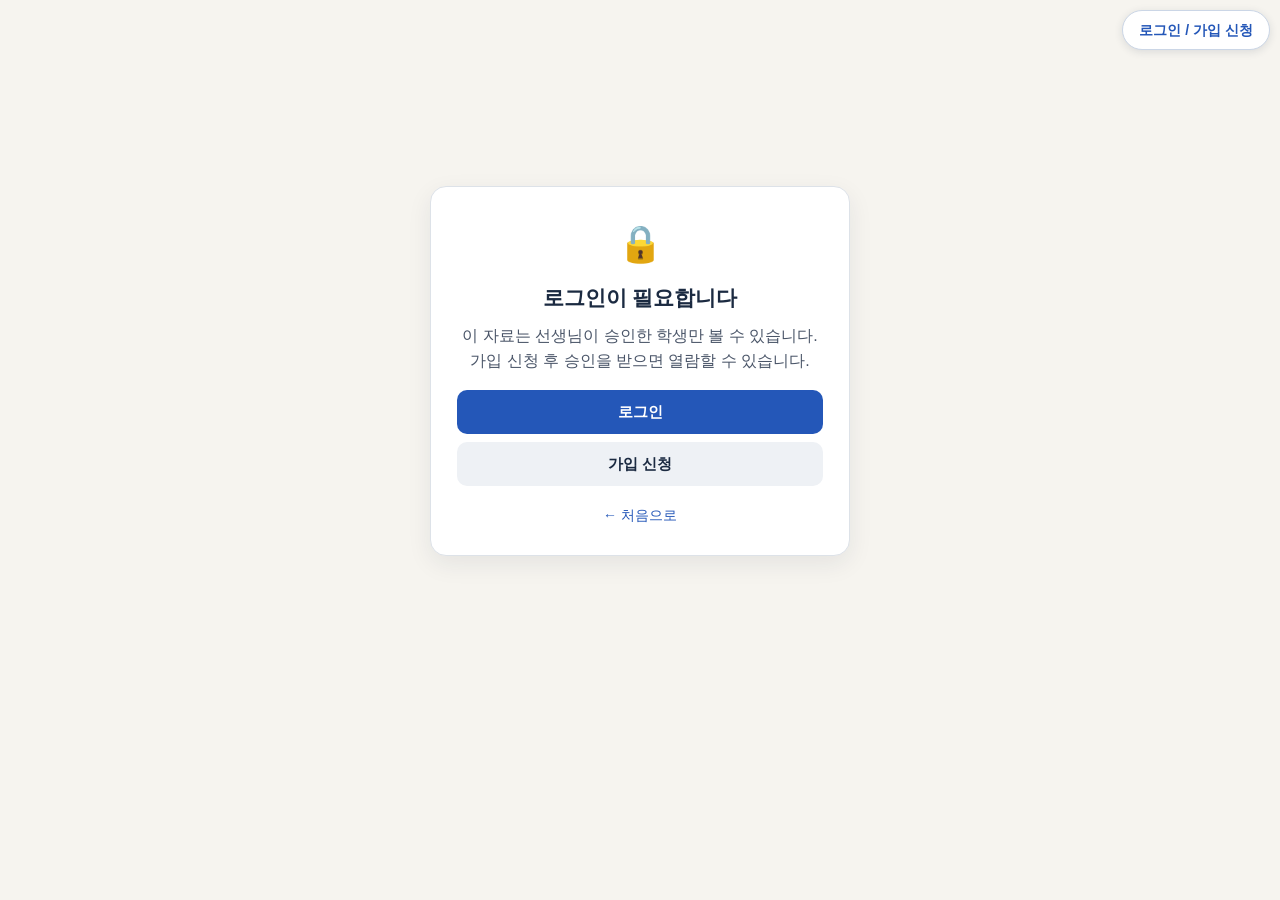
<file: mock/07/index.html>
<!DOCTYPE html><html lang="ko"><head><meta charset="utf-8"><meta name="viewport" content="width=device-width, initial-scale=1">
<title>통합과학 모의고사 7회</title><style>
*{box-sizing:border-box} body{margin:0;background:#F6F4EF;color:#1B2A41;font-family:"Malgun Gothic","맑은 고딕","Apple SD Gothic Neo","Noto Sans KR",sans-serif;line-height:1.6}
.wrap{max-width:880px;margin:0 auto;padding:20px 16px 60px}
.top a{font-size:14px;color:#2457B8;text-decoration:none;border:1px solid #CBD6E6;border-radius:999px;padding:5px 12px;background:#fff}
.head{background:#fff;border:2px solid #1B2A41;border-radius:10px;padding:18px 22px;margin:16px 0 22px}
.head .t1{font-size:14px;color:#4A5568;margin:0} .head h1{font-size:26px;margin:4px 0 6px} .head .meta{font-size:14px;color:#4A5568;margin:0}
.head .name{margin-top:10px;font-size:14px} .head .name span{display:inline-block;border-bottom:1px solid #999;width:120px;margin:0 16px 0 6px}
.q{background:#fff;border:1px solid #DDE2E8;border-radius:12px;padding:16px 18px;margin:0 0 14px;break-inside:avoid}
.q .stem{margin:0 0 10px} .q .no{font-weight:800;margin-right:6px} .q .pt{color:#4A5568;font-size:14px;white-space:nowrap}
.q img{display:block;max-width:100%;max-height:440px;width:auto;height:auto;margin:6px auto 10px}
.q table{border-collapse:collapse;margin:6px auto 12px;font-size:15px} .q th,.q td{border:1px solid #9AA3B2;padding:6px 12px;text-align:center} .q th{background:#EEF1F5}
.bogi{border:1px solid #9AA3B2;border-radius:6px;padding:10px 14px 6px;margin:8px 0 10px;position:relative}
.bogi .lab{position:absolute;top:-11px;left:50%;transform:translateX(-50%);background:#fff;padding:0 8px;font-size:14px}
.bogi p{margin:2px 0 4px} .extra{font-size:14px;color:#4A5568;margin:2px 0 8px}
.opts{display:flex;flex-wrap:wrap;gap:4px 22px;margin:4px 0 0} .opts.col{flex-direction:column;gap:2px}
.end{text-align:center;color:#4A5568;margin-top:24px}
@media print{body{background:#fff}.top{display:none}.wrap{max-width:none;padding:0}.qs{column-count:2;column-gap:28px;column-rule:1px solid #999}
.q{border:none;border-radius:0;padding:6px 0 14px;margin:0}.head{border-radius:0}@page{size:A4;margin:14mm 12mm}}
.talk{border:1px solid #9AA3B2;border-radius:6px;padding:8px 14px;margin:8px 0 10px;background:#FAFBFC}.talk p{margin:4px 0}
.inq{border:1px solid #9AA3B2;border-radius:6px;padding:8px 14px;margin:6px 0 10px}.inq p{margin:3px 0}
</style><meta name="robots" content="noindex, nofollow"><link rel="stylesheet" href="../../assets/app.css"><link rel="manifest" href="../../manifest.webmanifest"><meta name="theme-color" content="#1B2A41"><link rel="icon" type="image/png" sizes="32x32" href="../../icons/icon-32.png"><link rel="apple-touch-icon" href="../../icons/icon-180.png"><meta name="mobile-web-app-capable" content="yes"><meta name="apple-mobile-web-app-capable" content="yes"><meta name="apple-mobile-web-app-status-bar-style" content="black"><meta name="apple-mobile-web-app-title" content="뜨거운 겨울"></head><body data-page="exam" data-exam="7" data-root="../../" data-lock="1"><div id="w-gate" class="w-gate"><p>불러오는 중…</p></div><script src="../../assets/config.js"></script><script src="../../assets/app.js"></script></body></html>
</file>
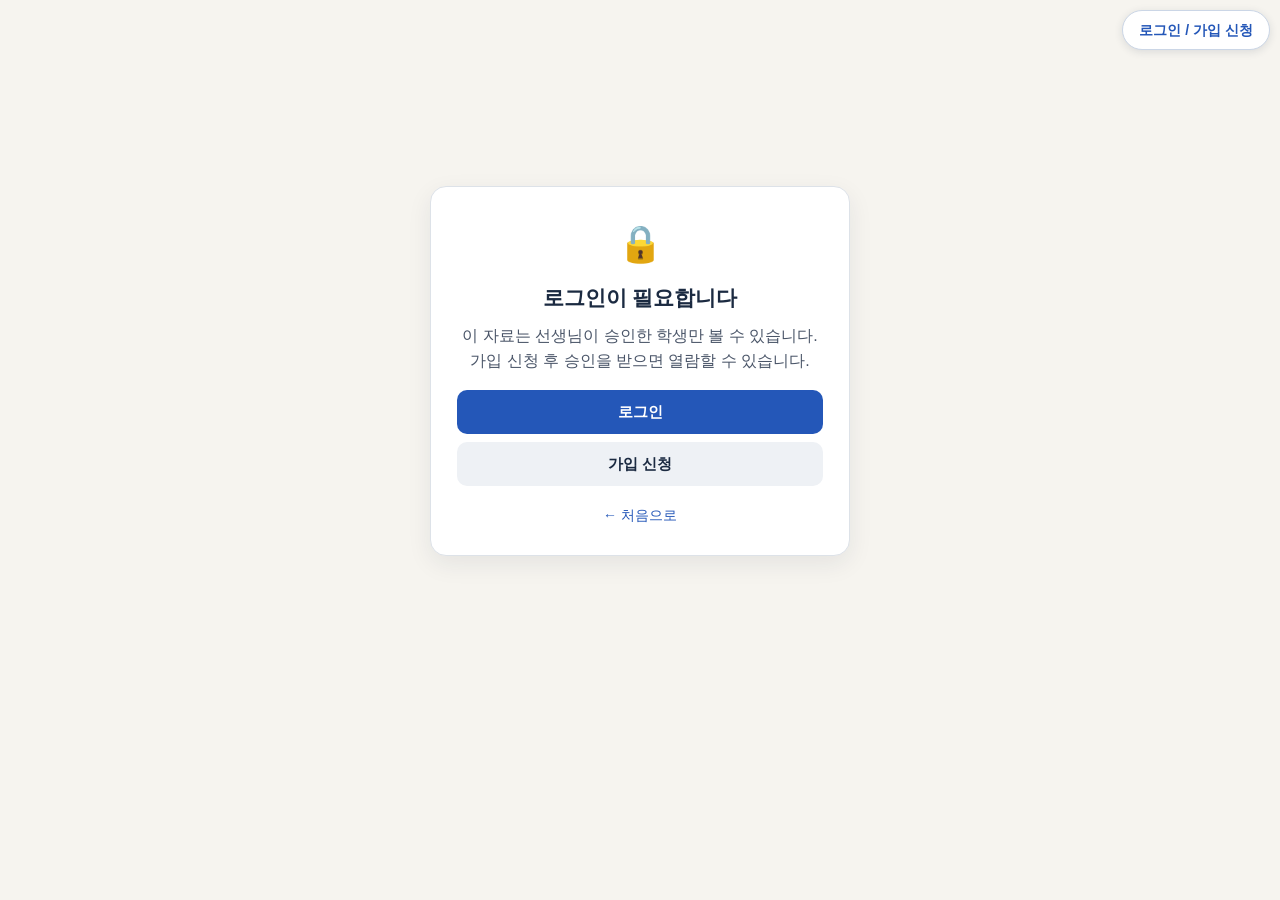
<file: mock/08/index.html>
<!DOCTYPE html><html lang="ko"><head><meta charset="utf-8"><meta name="viewport" content="width=device-width, initial-scale=1">
<title>통합과학 모의고사 8회</title><style>
*{box-sizing:border-box} body{margin:0;background:#F6F4EF;color:#1B2A41;font-family:"Malgun Gothic","맑은 고딕","Apple SD Gothic Neo","Noto Sans KR",sans-serif;line-height:1.6}
.wrap{max-width:880px;margin:0 auto;padding:20px 16px 60px}
.top a{font-size:14px;color:#2457B8;text-decoration:none;border:1px solid #CBD6E6;border-radius:999px;padding:5px 12px;background:#fff}
.head{background:#fff;border:2px solid #1B2A41;border-radius:10px;padding:18px 22px;margin:16px 0 22px}
.head .t1{font-size:14px;color:#4A5568;margin:0} .head h1{font-size:26px;margin:4px 0 6px} .head .meta{font-size:14px;color:#4A5568;margin:0}
.head .name{margin-top:10px;font-size:14px} .head .name span{display:inline-block;border-bottom:1px solid #999;width:120px;margin:0 16px 0 6px}
.q{background:#fff;border:1px solid #DDE2E8;border-radius:12px;padding:16px 18px;margin:0 0 14px;break-inside:avoid}
.q .stem{margin:0 0 10px} .q .no{font-weight:800;margin-right:6px} .q .pt{color:#4A5568;font-size:14px;white-space:nowrap}
.q img{display:block;max-width:100%;max-height:440px;width:auto;height:auto;margin:6px auto 10px}
.q table{border-collapse:collapse;margin:6px auto 12px;font-size:15px} .q th,.q td{border:1px solid #9AA3B2;padding:6px 12px;text-align:center} .q th{background:#EEF1F5}
.bogi{border:1px solid #9AA3B2;border-radius:6px;padding:10px 14px 6px;margin:8px 0 10px;position:relative}
.bogi .lab{position:absolute;top:-11px;left:50%;transform:translateX(-50%);background:#fff;padding:0 8px;font-size:14px}
.bogi p{margin:2px 0 4px} .extra{font-size:14px;color:#4A5568;margin:2px 0 8px}
.opts{display:flex;flex-wrap:wrap;gap:4px 22px;margin:4px 0 0} .opts.col{flex-direction:column;gap:2px}
.end{text-align:center;color:#4A5568;margin-top:24px}
@media print{body{background:#fff}.top{display:none}.wrap{max-width:none;padding:0}.qs{column-count:2;column-gap:28px;column-rule:1px solid #999}
.q{border:none;border-radius:0;padding:6px 0 14px;margin:0}.head{border-radius:0}@page{size:A4;margin:14mm 12mm}}
.talk{border:1px solid #9AA3B2;border-radius:6px;padding:8px 14px;margin:8px 0 10px;background:#FAFBFC}.talk p{margin:4px 0}
.inq{border:1px solid #9AA3B2;border-radius:6px;padding:8px 14px;margin:6px 0 10px}.inq p{margin:3px 0}
</style><meta name="robots" content="noindex, nofollow"><link rel="stylesheet" href="../../assets/app.css"><link rel="manifest" href="../../manifest.webmanifest"><meta name="theme-color" content="#1B2A41"><link rel="icon" type="image/png" sizes="32x32" href="../../icons/icon-32.png"><link rel="apple-touch-icon" href="../../icons/icon-180.png"><meta name="mobile-web-app-capable" content="yes"><meta name="apple-mobile-web-app-capable" content="yes"><meta name="apple-mobile-web-app-status-bar-style" content="black"><meta name="apple-mobile-web-app-title" content="뜨거운 겨울"></head><body data-page="exam" data-exam="8" data-root="../../" data-lock="1"><div id="w-gate" class="w-gate"><p>불러오는 중…</p></div><script src="../../assets/config.js"></script><script src="../../assets/app.js"></script></body></html>
</file>
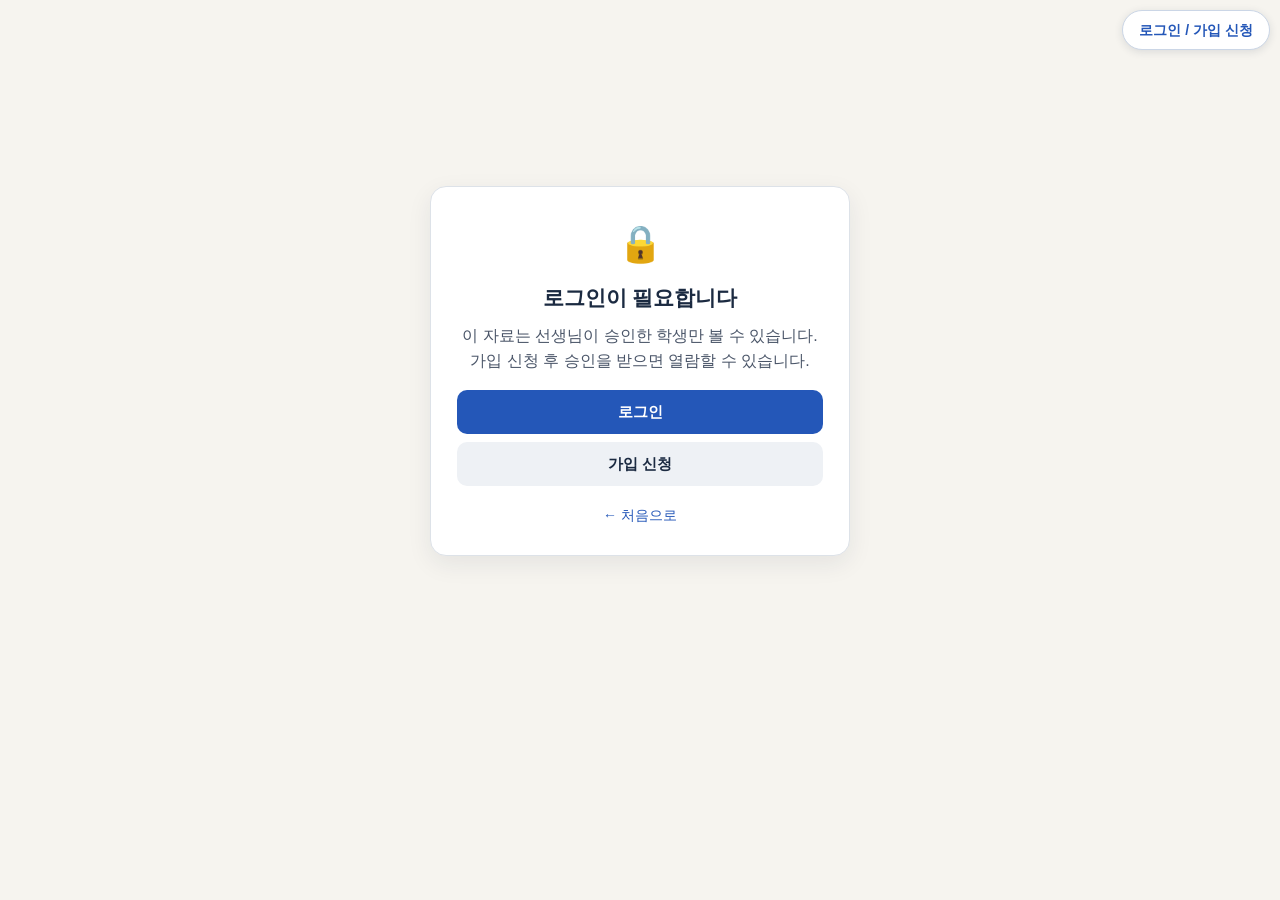
<file: mock/09/index.html>
<!DOCTYPE html><html lang="ko"><head><meta charset="utf-8"><meta name="viewport" content="width=device-width, initial-scale=1">
<title>통합과학 모의고사 9회</title><style>
*{box-sizing:border-box} body{margin:0;background:#F6F4EF;color:#1B2A41;font-family:"Malgun Gothic","맑은 고딕","Apple SD Gothic Neo","Noto Sans KR",sans-serif;line-height:1.6}
.wrap{max-width:880px;margin:0 auto;padding:20px 16px 60px}
.top a{font-size:14px;color:#2457B8;text-decoration:none;border:1px solid #CBD6E6;border-radius:999px;padding:5px 12px;background:#fff}
.head{background:#fff;border:2px solid #1B2A41;border-radius:10px;padding:18px 22px;margin:16px 0 22px}
.head .t1{font-size:14px;color:#4A5568;margin:0} .head h1{font-size:26px;margin:4px 0 6px} .head .meta{font-size:14px;color:#4A5568;margin:0}
.head .name{margin-top:10px;font-size:14px} .head .name span{display:inline-block;border-bottom:1px solid #999;width:120px;margin:0 16px 0 6px}
.q{background:#fff;border:1px solid #DDE2E8;border-radius:12px;padding:16px 18px;margin:0 0 14px;break-inside:avoid}
.q .stem{margin:0 0 10px} .q .no{font-weight:800;margin-right:6px} .q .pt{color:#4A5568;font-size:14px;white-space:nowrap}
.q img{display:block;max-width:100%;max-height:440px;width:auto;height:auto;margin:6px auto 10px}
.q table{border-collapse:collapse;margin:6px auto 12px;font-size:15px} .q th,.q td{border:1px solid #9AA3B2;padding:6px 12px;text-align:center} .q th{background:#EEF1F5}
.bogi{border:1px solid #9AA3B2;border-radius:6px;padding:10px 14px 6px;margin:8px 0 10px;position:relative}
.bogi .lab{position:absolute;top:-11px;left:50%;transform:translateX(-50%);background:#fff;padding:0 8px;font-size:14px}
.bogi p{margin:2px 0 4px} .extra{font-size:14px;color:#4A5568;margin:2px 0 8px}
.opts{display:flex;flex-wrap:wrap;gap:4px 22px;margin:4px 0 0} .opts.col{flex-direction:column;gap:2px}
.end{text-align:center;color:#4A5568;margin-top:24px}
@media print{body{background:#fff}.top{display:none}.wrap{max-width:none;padding:0}.qs{column-count:2;column-gap:28px;column-rule:1px solid #999}
.q{border:none;border-radius:0;padding:6px 0 14px;margin:0}.head{border-radius:0}@page{size:A4;margin:14mm 12mm}}
.talk{border:1px solid #9AA3B2;border-radius:6px;padding:8px 14px;margin:8px 0 10px;background:#FAFBFC}.talk p{margin:4px 0}
.inq{border:1px solid #9AA3B2;border-radius:6px;padding:8px 14px;margin:6px 0 10px}.inq p{margin:3px 0}
</style><meta name="robots" content="noindex, nofollow"><link rel="stylesheet" href="../../assets/app.css"><link rel="manifest" href="../../manifest.webmanifest"><meta name="theme-color" content="#1B2A41"><link rel="icon" type="image/png" sizes="32x32" href="../../icons/icon-32.png"><link rel="apple-touch-icon" href="../../icons/icon-180.png"><meta name="mobile-web-app-capable" content="yes"><meta name="apple-mobile-web-app-capable" content="yes"><meta name="apple-mobile-web-app-status-bar-style" content="black"><meta name="apple-mobile-web-app-title" content="뜨거운 겨울"></head><body data-page="exam" data-exam="9" data-root="../../" data-lock="1"><div id="w-gate" class="w-gate"><p>불러오는 중…</p></div><script src="../../assets/config.js"></script><script src="../../assets/app.js"></script></body></html>
</file>
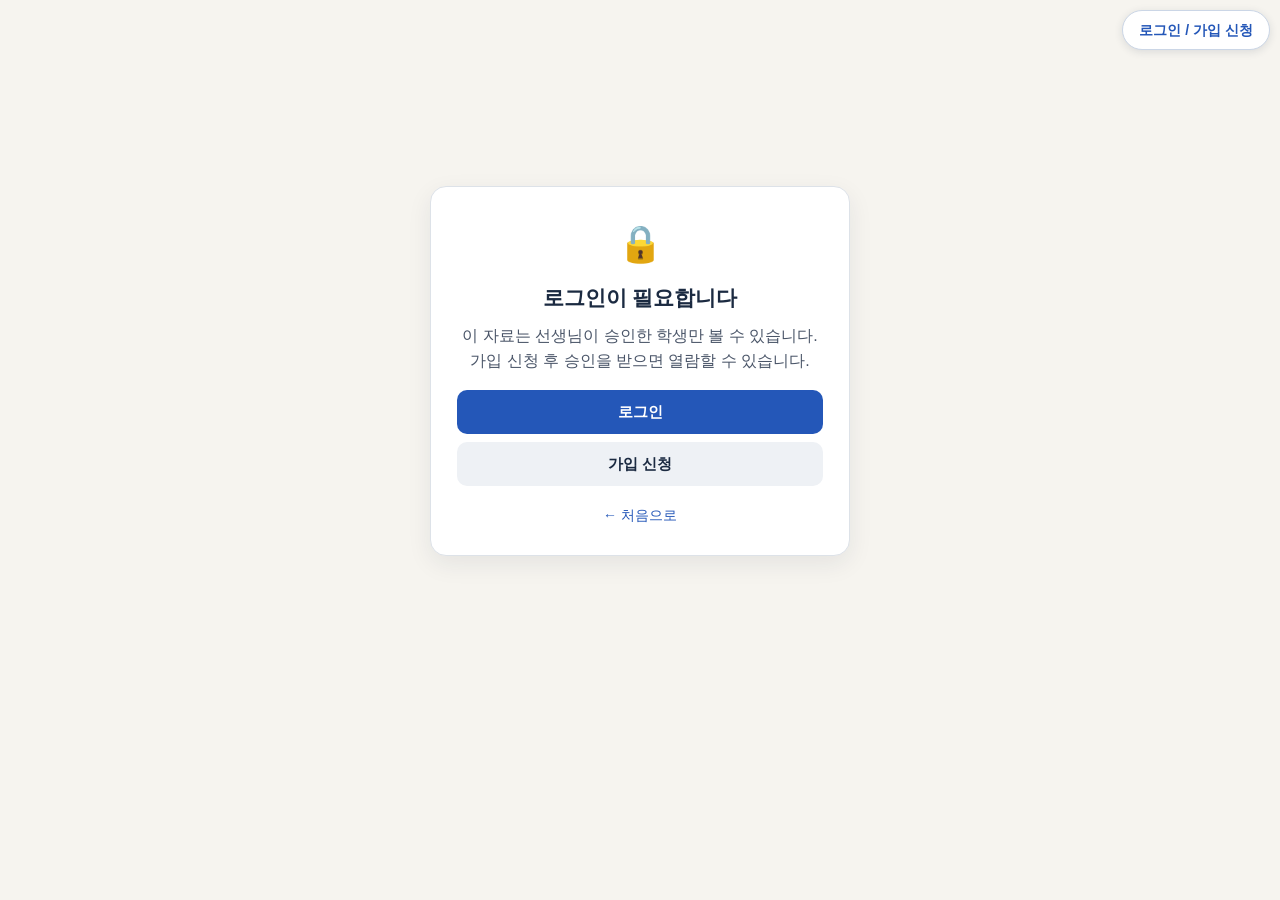
<file: mock/10/index.html>
<!DOCTYPE html><html lang="ko"><head><meta charset="utf-8"><meta name="viewport" content="width=device-width, initial-scale=1">
<title>통합과학 모의고사 10회</title><style>
*{box-sizing:border-box} body{margin:0;background:#F6F4EF;color:#1B2A41;font-family:"Malgun Gothic","맑은 고딕","Apple SD Gothic Neo","Noto Sans KR",sans-serif;line-height:1.6}
.wrap{max-width:880px;margin:0 auto;padding:20px 16px 60px}
.top a{font-size:14px;color:#2457B8;text-decoration:none;border:1px solid #CBD6E6;border-radius:999px;padding:5px 12px;background:#fff}
.head{background:#fff;border:2px solid #1B2A41;border-radius:10px;padding:18px 22px;margin:16px 0 22px}
.head .t1{font-size:14px;color:#4A5568;margin:0} .head h1{font-size:26px;margin:4px 0 6px} .head .meta{font-size:14px;color:#4A5568;margin:0}
.head .name{margin-top:10px;font-size:14px} .head .name span{display:inline-block;border-bottom:1px solid #999;width:120px;margin:0 16px 0 6px}
.q{background:#fff;border:1px solid #DDE2E8;border-radius:12px;padding:16px 18px;margin:0 0 14px;break-inside:avoid}
.q .stem{margin:0 0 10px} .q .no{font-weight:800;margin-right:6px} .q .pt{color:#4A5568;font-size:14px;white-space:nowrap}
.q img{display:block;max-width:100%;max-height:440px;width:auto;height:auto;margin:6px auto 10px}
.q table{border-collapse:collapse;margin:6px auto 12px;font-size:15px} .q th,.q td{border:1px solid #9AA3B2;padding:6px 12px;text-align:center} .q th{background:#EEF1F5}
.bogi{border:1px solid #9AA3B2;border-radius:6px;padding:10px 14px 6px;margin:8px 0 10px;position:relative}
.bogi .lab{position:absolute;top:-11px;left:50%;transform:translateX(-50%);background:#fff;padding:0 8px;font-size:14px}
.bogi p{margin:2px 0 4px} .extra{font-size:14px;color:#4A5568;margin:2px 0 8px}
.opts{display:flex;flex-wrap:wrap;gap:4px 22px;margin:4px 0 0} .opts.col{flex-direction:column;gap:2px}
.end{text-align:center;color:#4A5568;margin-top:24px}
@media print{body{background:#fff}.top{display:none}.wrap{max-width:none;padding:0}.qs{column-count:2;column-gap:28px;column-rule:1px solid #999}
.q{border:none;border-radius:0;padding:6px 0 14px;margin:0}.head{border-radius:0}@page{size:A4;margin:14mm 12mm}}
.talk{border:1px solid #9AA3B2;border-radius:6px;padding:8px 14px;margin:8px 0 10px;background:#FAFBFC}.talk p{margin:4px 0}
.inq{border:1px solid #9AA3B2;border-radius:6px;padding:8px 14px;margin:6px 0 10px}.inq p{margin:3px 0}
</style><meta name="robots" content="noindex, nofollow"><link rel="stylesheet" href="../../assets/app.css"><link rel="manifest" href="../../manifest.webmanifest"><meta name="theme-color" content="#1B2A41"><link rel="icon" type="image/png" sizes="32x32" href="../../icons/icon-32.png"><link rel="apple-touch-icon" href="../../icons/icon-180.png"><meta name="mobile-web-app-capable" content="yes"><meta name="apple-mobile-web-app-capable" content="yes"><meta name="apple-mobile-web-app-status-bar-style" content="black"><meta name="apple-mobile-web-app-title" content="뜨거운 겨울"></head><body data-page="exam" data-exam="10" data-root="../../" data-lock="1"><div id="w-gate" class="w-gate"><p>불러오는 중…</p></div><script src="../../assets/config.js"></script><script src="../../assets/app.js"></script></body></html>
</file>
<file: assets/app.css>
/* 로그인 · 답안 입력 · 결과 */
.w-acct{position:relative;z-index:50;display:flex;width:max-content;max-width:100%;margin:10px 10px 6px auto;align-items:center;gap:6px;background:#fff;border:1px solid #CBD6E6;border-radius:999px;padding:5px 8px 5px 14px;box-shadow:0 2px 8px rgba(27,42,65,.12);font-size:14px;font-family:inherit}
.w-acct .who{font-weight:700;color:#1B2A41;margin-right:4px}
.w-acct .lnk{background:none;border:none;color:#2457B8;font:inherit;font-size:14px;cursor:pointer;text-decoration:none;padding:3px 8px;border-radius:999px}
.w-acct .lnk:hover{background:#EEF3FB}
.w-acct .lnk.strong{font-weight:700}
.w-acct:has(.strong){padding-left:8px}

.w-omr{display:flex;flex-wrap:wrap;align-items:center;gap:8px;margin:12px 0 0;padding-top:10px;border-top:1px dashed #CBD6E6}
.w-omr .lab{font-size:13px;color:#4A5568;font-weight:700;margin-right:4px}
.w-omr .bub{width:40px;height:40px;border-radius:50%;border:2px solid #9AA3B2;background:#fff;font-size:20px;line-height:1;cursor:pointer;color:#1B2A41;font-family:inherit;padding:0}
.w-omr .bub:hover{border-color:#2457B8}
.w-omr .bub.on{background:#1B2A41;border-color:#1B2A41;color:#fff}
.w-done .w-omr .bub{cursor:default}
.w-done .w-omr .bub:hover{border-color:#9AA3B2}
.w-done .w-omr .bub.on:hover{border-color:#1B2A41}
.w-omr .bub.key{box-shadow:0 0 0 3px #2E9E5B}
.w-omr .bub.key:not(.on){border-color:#2E9E5B;color:#2E9E5B;font-weight:700}

.w-has-dock{padding-bottom:76px}
.w-dock{position:fixed;left:0;right:0;bottom:0;z-index:40;display:flex;justify-content:center;align-items:center;gap:18px;background:rgba(27,42,65,.96);color:#fff;padding:12px 16px;font-size:15px}
.w-dock .info{font-weight:700}

.w-btn{background:#2457B8;color:#fff;border:none;border-radius:10px;padding:10px 20px;font:inherit;font-size:15px;font-weight:700;cursor:pointer}
.w-btn:hover{background:#1C4697}
.w-btn:disabled{opacity:.6;cursor:wait}
.w-btn.ghost{background:#EEF1F5;color:#1B2A41}
.w-dock .w-btn{background:#F2A03D;color:#1B2A41}
.w-dock .w-btn:hover{background:#F7B762}

.w-back{position:fixed;inset:0;z-index:100;background:rgba(15,23,36,.55);display:flex;align-items:center;justify-content:center;padding:16px}
.w-modal{position:relative;background:#fff;border-radius:16px;padding:24px 22px 20px;width:100%;max-width:380px;box-shadow:0 20px 50px rgba(0,0,0,.3);font-size:15px;color:#1B2A41;max-height:90vh;overflow:auto}
.w-modal h3{margin:0 0 10px;font-size:19px}
.w-modal p{margin:6px 0}
.w-x{position:absolute;top:8px;right:10px;background:none;border:none;font-size:26px;line-height:1;cursor:pointer;color:#4A5568}
.w-tabs{display:flex;gap:6px;margin:0 0 16px}
.w-tabs button{flex:1;padding:9px 0;border:none;border-bottom:3px solid #E2E6EC;background:none;font:inherit;font-size:16px;font-weight:700;color:#8A94A3;cursor:pointer}
.w-tabs button.on{color:#1B2A41;border-color:#2457B8}
.w-field{display:block;margin:0 0 12px}
.w-field span{display:block;font-size:13px;font-weight:700;color:#4A5568;margin-bottom:4px}
.w-field input{width:100%;padding:10px 12px;border:1px solid #CBD6E6;border-radius:8px;font:inherit;font-size:16px}
.w-field input:focus{outline:2px solid #2457B8;border-color:#2457B8}
.w-form .w-btn{width:100%;margin-top:4px}
.w-note{font-size:13px;color:#4A5568}
.w-msg{min-height:20px;font-size:14px;margin:10px 0 0}
.w-msg.err{color:#C0392B}
.w-msg.ok{color:#2E7D4F;font-weight:700}
.w-row{display:flex;gap:8px;justify-content:flex-end;margin-top:16px}

.w-result{background:#fff;border:2px solid #2457B8;border-radius:12px;padding:18px 20px;margin:0 0 20px}
.w-result .sc{display:flex;align-items:baseline;flex-wrap:wrap;gap:6px 10px}
.w-result .big{font-size:44px;font-weight:900;color:#2457B8;line-height:1}
.w-result .of{font-size:18px;font-weight:700}
.w-result .cnt{font-size:15px;color:#4A5568;margin-left:auto}
.w-result .note{font-size:14px;color:#4A5568;margin:8px 0 0}
.w-result .ox{display:grid;grid-template-columns:repeat(auto-fill,minmax(52px,1fr));gap:6px;margin:14px 0}
.w-result .ox a{display:flex;flex-direction:column;align-items:center;text-decoration:none;border-radius:8px;padding:4px 0;font-size:13px}
.w-result .ox a b{font-size:12px;color:#4A5568;font-weight:700}
.w-result .ox a span{font-size:18px;font-weight:900}
.w-result .ox a.o{background:#E6F4EA;color:#2E7D4F}
.w-result .ox a.x{background:#FBE9E7;color:#C0392B}
.w-solbtn{display:block;width:100%;padding:14px;border:none;border-radius:10px;background:linear-gradient(90deg,#F2A03D,#D9531E);color:#fff;font:inherit;font-size:17px;font-weight:800;cursor:pointer}
.w-solbtn:disabled{background:#EEF1F5;color:#4A5568;cursor:default}

.q.w-qo{border-left:5px solid #2E9E5B}
.q.w-qx{border-left:5px solid #D64532}
.w-mark{float:right;font-size:22px;font-weight:900;margin:-4px 0 0 8px}
.q.w-qo .w-mark{color:#2E9E5B}
.q.w-qx .w-mark{color:#D64532}
.w-sol{margin:12px 0 0;padding:10px 14px;background:#F4F8F5;border:1px solid #CFE3D5;border-radius:8px;font-size:15px}
.w-sol .k{margin:0 0 4px;font-weight:800;color:#2E7D4F}
.w-sol ul{margin:0;padding-left:20px}
.w-sol li{margin:2px 0}

.w-empty{color:#4A5568}
.w-chart{width:100%;max-width:680px;height:auto;display:block;background:#fff;border:1px solid #DDE2E8;border-radius:12px;padding:6px}
.w-scroll{overflow-x:auto;margin:12px 0}
.w-tbl{border-collapse:collapse;font-size:15px;background:#fff}
.w-tbl th,.w-tbl td{border:1px solid #CBD6E6;padding:6px 10px;text-align:center;white-space:nowrap}
.w-tbl th{background:#EEF1F5}
.w-units .u{display:grid;grid-template-columns:minmax(150px,240px) 1fr 110px;align-items:center;gap:10px;margin:8px 0;font-size:14px}
.w-units .bar{height:14px;background:#E9EDF2;border-radius:7px;overflow:hidden}
.w-units .fill{display:block;height:100%;background:#9AA3B2}
.w-units .fill.hi{background:#2E9E5B}.w-units .fill.mid{background:#F2A03D}.w-units .fill.lo{background:#D64532}
.w-units .pc{text-align:right;color:#4A5568}
@media (max-width:560px){.w-units .u{grid-template-columns:1fr 90px}.w-units .bar{grid-column:1/-1;grid-row:2}.w-acct{font-size:13px}}

@media print{.w-acct,.w-dock,.w-omr,.w-result,.w-sol,.w-mark{display:none!important}.w-has-dock{padding-bottom:0}.q.w-qo,.q.w-qx{border-left:none}}

.w-gate{min-height:70vh;display:flex;align-items:center;justify-content:center;padding:60px 16px;font-family:"Malgun Gothic","Apple SD Gothic Neo","Noto Sans KR",sans-serif}
.w-gate>p{color:#4A5568}
.w-gate-card{background:#fff;border:1px solid #DDE2E8;border-radius:16px;padding:28px 26px;max-width:420px;width:100%;text-align:center;box-shadow:0 8px 24px rgba(27,42,65,.08);color:#1B2A41}
.w-gate-card .lock{font-size:36px;margin:0}
.w-gate-card h2{font-size:21px;margin:8px 0}
.w-gate-card p{color:#4A5568;margin:0 0 16px;line-height:1.6}
.w-gate-card .w-btn{display:block;width:100%;margin:0 0 8px}
.w-gate-card .home{display:inline-block;margin-top:10px;color:#2457B8;text-decoration:none;font-size:14px}
.w-gate-card h2{border:none;padding:0;background:none}

/* 교재 차시별 보기 */
body.w-tb{max-width:none!important;margin:0!important;padding:0!important;background:#F6F4EF!important}
body.w-tb .w-acct{margin:10px 14px 0 auto}
.tb-wrap{display:grid;grid-template-columns:300px minmax(0,1fr);gap:24px;max-width:1240px;margin:0 auto;padding:10px 18px 60px;align-items:start}
.tb-nav{position:sticky;top:12px;max-height:calc(100vh - 24px);overflow:auto;background:#1B2A41;color:#fff;border-radius:16px;padding:18px 14px}
.tb-head{padding:0 6px 12px;border-bottom:1px solid rgba(255,255,255,.15);margin-bottom:12px}
.tb-k{margin:0;color:#F2A03D;font-weight:700;font-size:13px}
.tb-t{margin:4px 0 0;font-weight:800;font-size:17px;line-height:1.4}
.tb-tools{display:flex;flex-direction:column;gap:6px;margin:0 0 12px}
.tb-btn{display:inline-block;text-align:center;text-decoration:none;cursor:pointer;border:none;border-radius:10px;padding:9px 14px;font:inherit;font-size:14px;font-weight:700;background:#F2A03D;color:#1B2A41}
.tb-btn.ghost{background:rgba(255,255,255,.1);color:#fff}
.tb-main .tb-btn.ghost{background:#EEF1F5;color:#1B2A41}
.tb-pdftip{display:none;margin:-4px 0 10px;font-size:12px;color:#FFD9A8}
.tb-list{display:flex;flex-direction:column;gap:6px}
.tb-item{display:flex;gap:10px;align-items:flex-start;text-align:left;width:100%;border:1px solid rgba(255,255,255,.12);background:rgba(255,255,255,.04);color:#E8ECF3;border-radius:12px;padding:10px 12px;cursor:pointer;font:inherit}
.tb-item:hover{background:rgba(255,255,255,.1)}
.tb-item .n{flex:none;background:rgba(255,255,255,.14);color:#fff;font-weight:800;font-size:12px;border-radius:999px;padding:2px 9px;margin-top:1px}
.tb-item .t{font-size:13.5px;line-height:1.45}
.tb-item.on{background:#F2A03D;border-color:#F2A03D;color:#1B2A41}
.tb-item.on .n{background:#1B2A41;color:#fff}
.tb-main{background:#fff;border:1px solid #E3DED3;border-radius:16px;padding:8px 30px 24px;min-width:0}
.tb-pn{display:flex;justify-content:space-between;gap:10px;margin-top:30px;padding-top:16px;border-top:1px solid #E3DED3}
.tb-pn .tb-btn:only-child{margin-left:auto}
@media (max-width:860px){
 .tb-wrap{grid-template-columns:1fr;gap:12px;padding:6px 10px 40px}
 .tb-nav{position:static;max-height:none;padding:14px 12px}
 .tb-head{padding-bottom:8px;margin-bottom:8px}
 .tb-tools{flex-direction:row}.tb-tools .tb-btn{flex:1}
 .tb-list{flex-direction:row;overflow-x:auto;gap:6px;padding-bottom:4px;scroll-snap-type:x mandatory}
 .tb-item{flex:none;width:200px;scroll-snap-align:start;padding:8px 10px}
 .tb-item .t{display:-webkit-box;-webkit-line-clamp:2;-webkit-box-orient:vertical;overflow:hidden}
 .tb-main{padding:4px 16px 18px}
}
@media print{.tb-nav,.tb-pn{display:none!important}.tb-wrap{display:block;padding:0}.tb-main{border:none;padding:0}}

/* 목차 */
.tb-toc{display:flex;flex-direction:column;gap:8px;margin:14px 0 6px}
.tb-toc-row{display:flex;gap:12px;align-items:center;text-align:left;width:100%;background:#F8F6F1;border:1px solid #E3DED3;border-radius:12px;padding:12px 14px;font:inherit;font-size:16px;color:#1B2A41;cursor:pointer}
.tb-toc-row:hover{border-color:#F2A03D;background:#FFF7EC}
.tb-toc-row .n{flex:none;background:#1B2A41;color:#fff;font-weight:800;font-size:13px;border-radius:999px;padding:3px 11px}
/* 앱 설치 안내 */
.w-install{display:flex;align-items:center;gap:14px;background:#fff;border:2px dashed #F2A03D;border-radius:16px;padding:14px 16px;margin:18px 0 0}
.w-install img{width:56px;height:56px;border-radius:14px;flex:none}
.w-install .tx{flex:1;display:flex;flex-direction:column;gap:2px;font-size:14px;color:#4A5568}
.w-install .tx b{font-size:16px;color:#1B2A41}
/* 앱으로 실행 중일 때: 노치·상태바 영역 피하기 */
html.w-app body{padding-top:env(safe-area-inset-top)!important;padding-bottom:env(safe-area-inset-bottom)}
</file>
